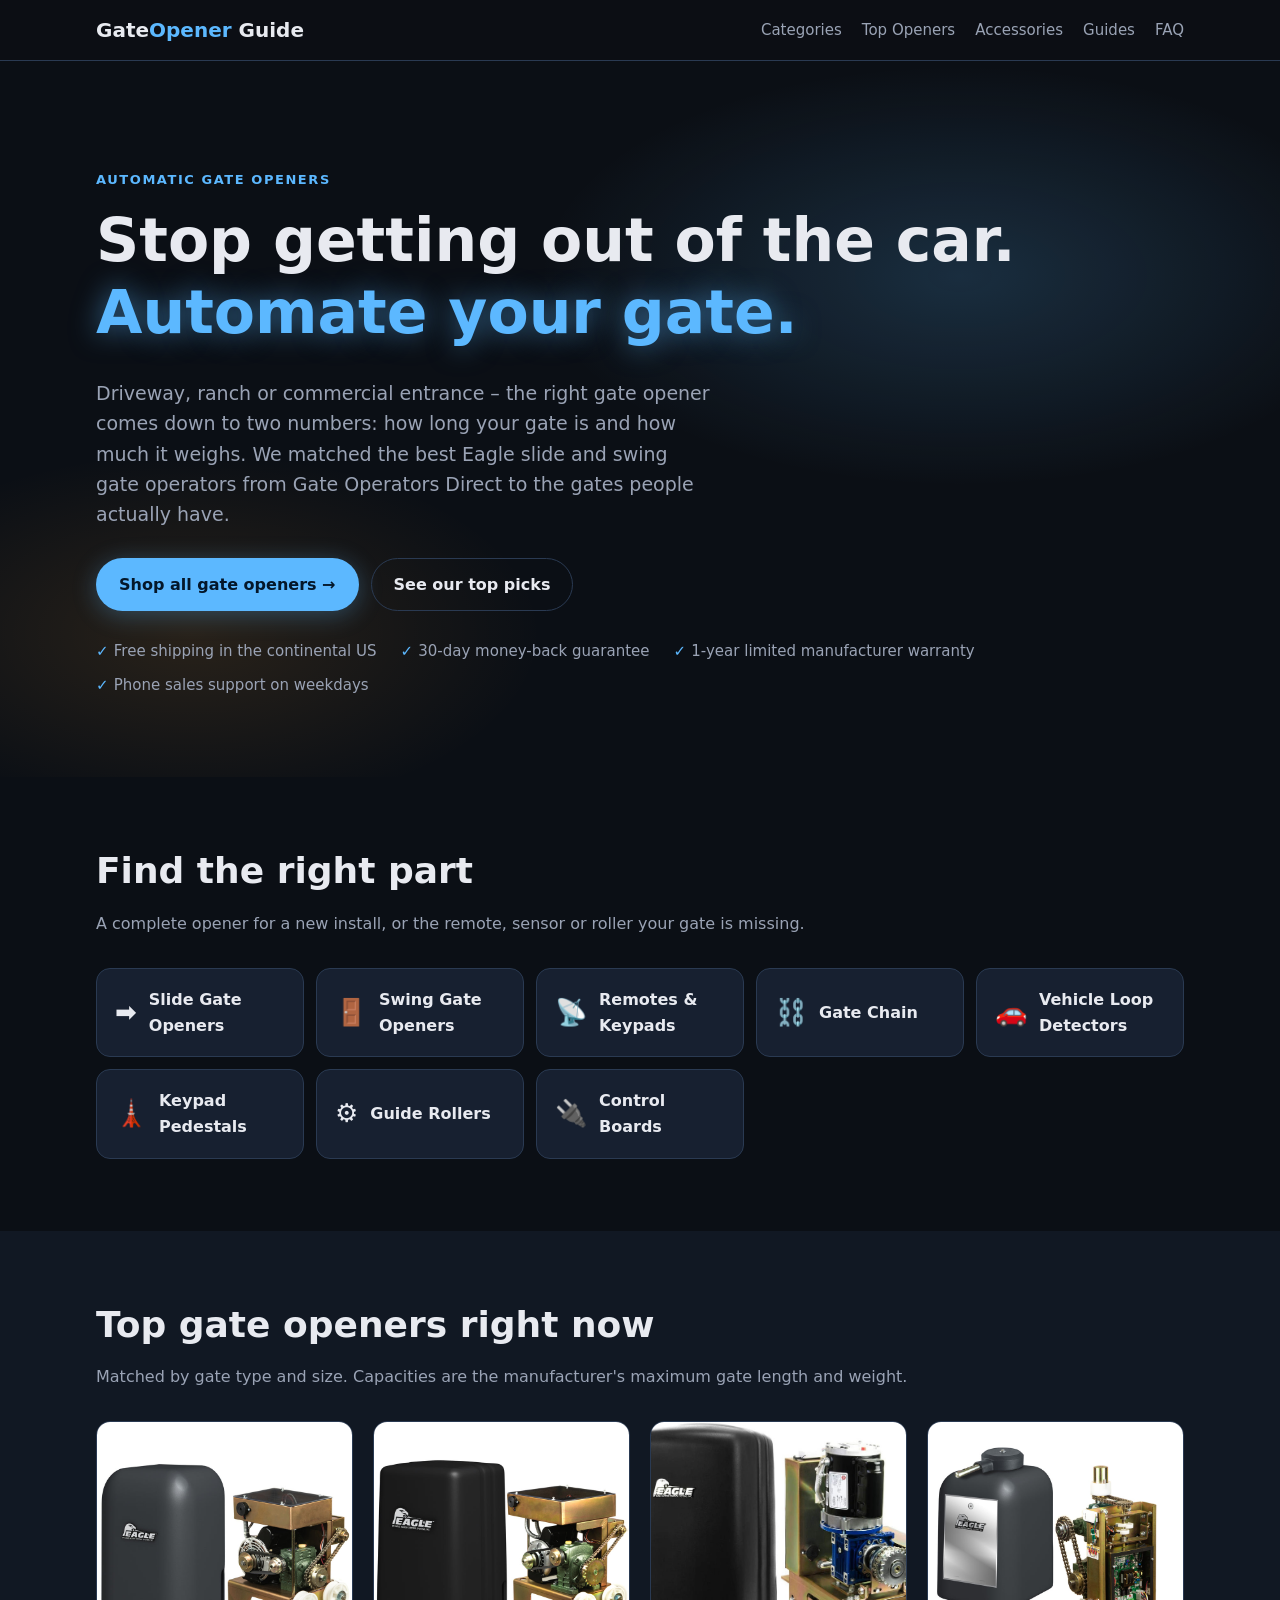
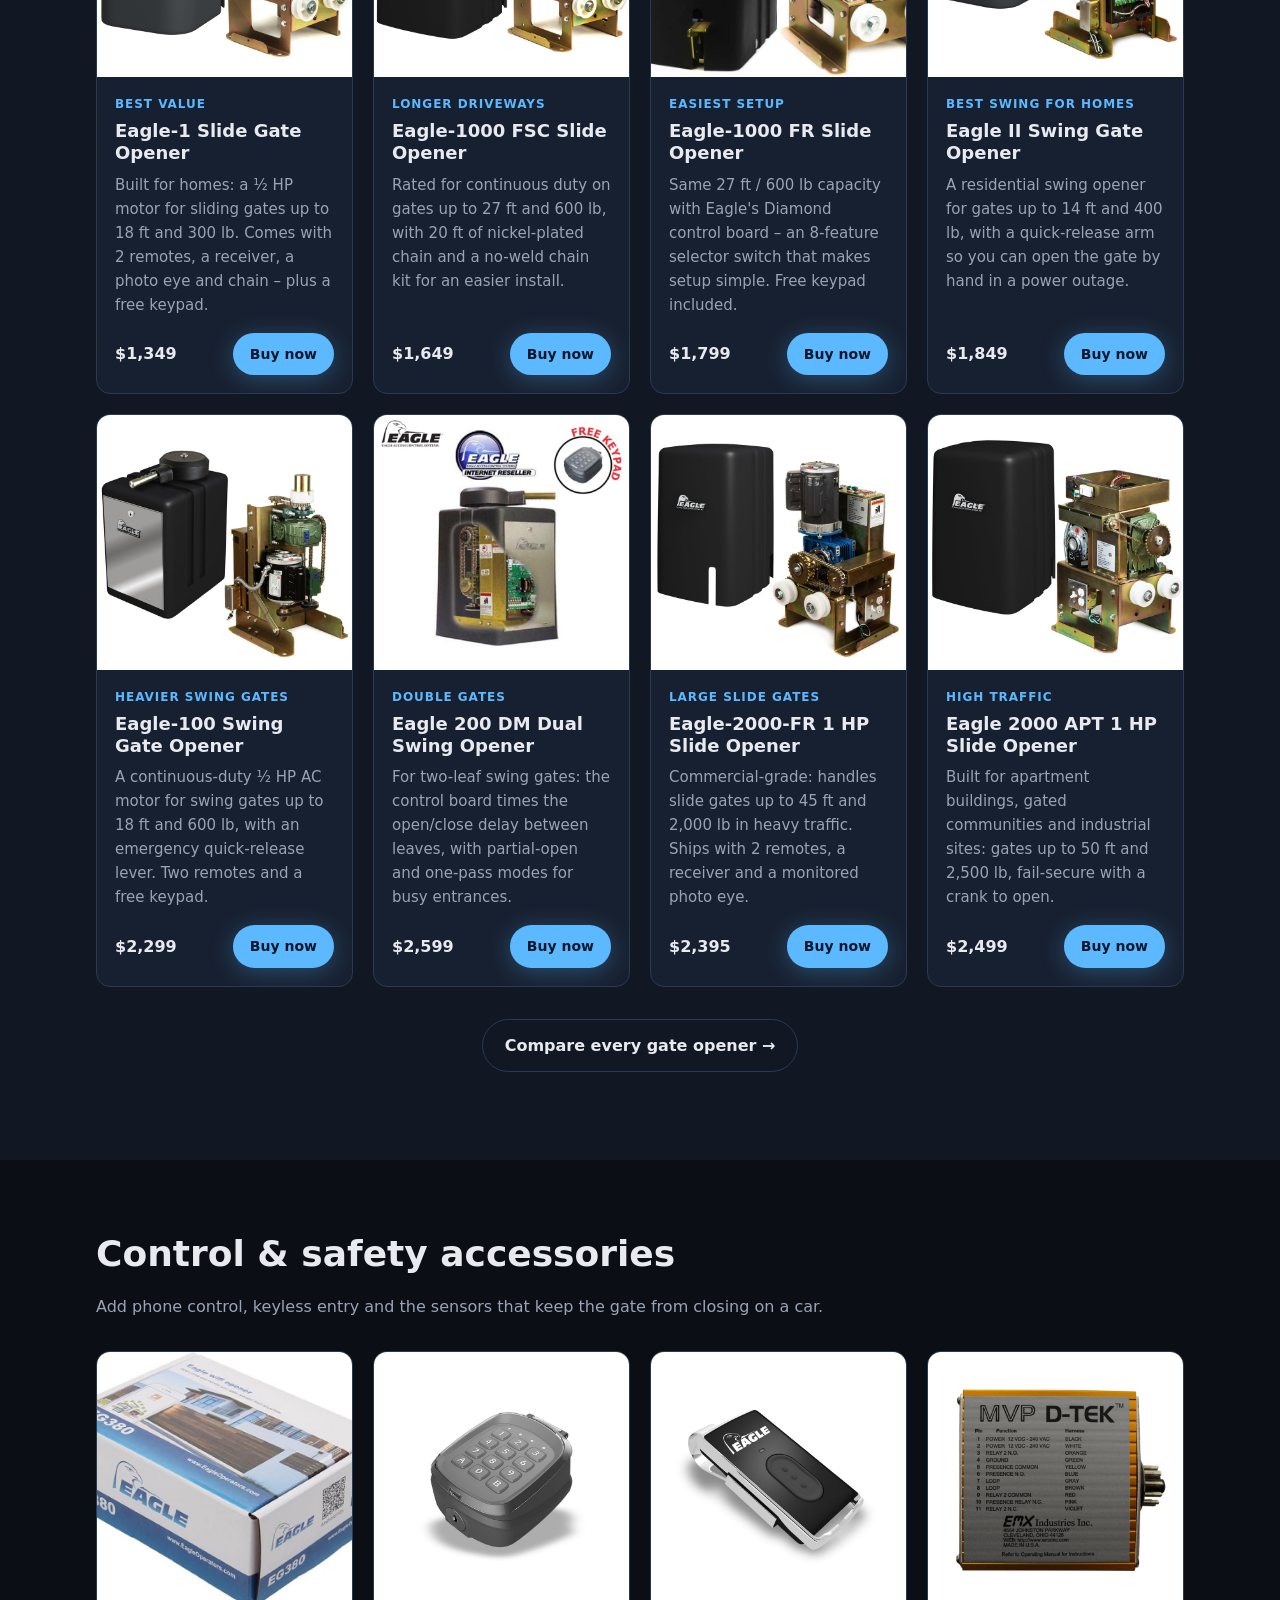
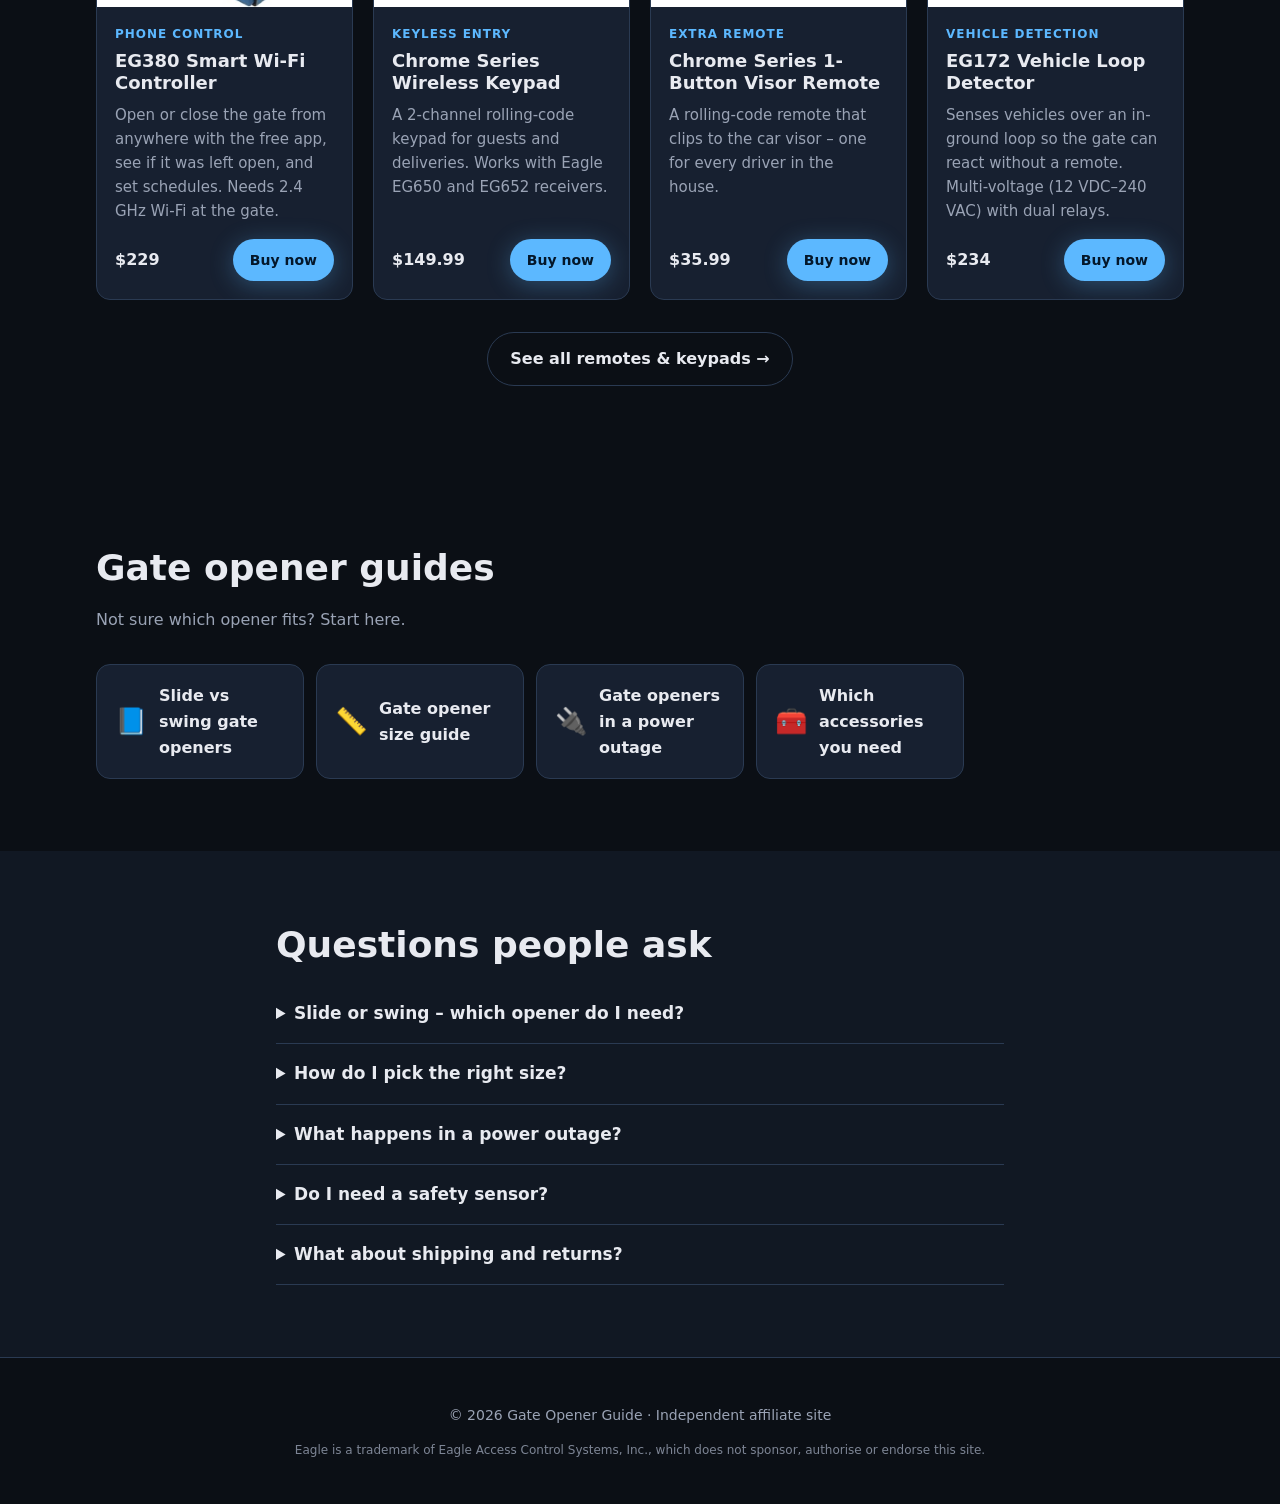
<file: index.html>
<!doctype html>
<html lang="en">
<head>
  <meta charset="utf-8">
  <meta name="viewport" content="width=device-width, initial-scale=1">
  <title>Gate Opener Guide – The Best Automatic Gate Openers for Homes and Businesses</title>
  <meta name="description" content="Pick the right automatic gate opener: slide and swing gate operators for driveways, ranches and commercial entrances, compared by gate length and weight – plus remotes, keypads, Wi-Fi control and safety sensors.">
  <link rel="stylesheet" href="styles.css">
  <link rel="canonical" href="https://www.gateopenerguide.com/">
  <meta property="og:url" content="https://www.gateopenerguide.com/">
</head>
<body>

<div class="disclosure-bar" id="disclosure-bar">
  Affiliate disclosure: we may earn a commission if you buy through links on this page, at no extra cost to you.
</div>

<header class="site-header">
  <div class="wrap header-inner">
    <a class="logo" href="#top">Gate<span>Opener</span> Guide</a>
    <nav>
      <a href="#categories">Categories</a>
      <a href="#picks">Top Openers</a>
      <a href="#extras">Accessories</a>
      <a href="#guides">Guides</a>
      <a href="#faq">FAQ</a>
    </nav>
  </div>
</header>

<main id="top">

  <section class="hero" id="hero">
    <div class="wrap">
      <p class="eyebrow">Automatic gate openers</p>
      <h1>Stop getting out of the car.<br><span class="glow">Automate your gate.</span></h1>
      <p class="lead">
        Driveway, ranch or commercial entrance – the right gate opener comes down to two numbers:
        how long your gate is and how much it weighs. We matched the best Eagle slide and swing gate
        operators from Gate Operators Direct to the gates people actually have.
      </p>
      <div class="cta-row">
        <a class="btn btn-primary" data-aff href="https://gateoperatorsdirectusa.com/collections/gate-operators">Shop all gate openers →</a>
        <a class="btn btn-ghost" href="#picks">See our top picks</a>
      </div>
      <ul class="perks">
        <li>Free shipping in the continental US</li>
        <li>30-day money-back guarantee</li>
        <li>1-year limited manufacturer warranty</li>
        <li>Phone sales support on weekdays</li>
      </ul>
    </div>
  </section>

  <section class="section" id="categories">
    <div class="wrap">
      <h2>Find the right part</h2>
      <p class="section-lead">A complete opener for a new install, or the remote, sensor or roller your gate is missing.</p>
      <div class="cat-grid">
        <a class="cat" data-aff href="https://gateoperatorsdirectusa.com/collections/slide-gate-operators"><span class="cat-icon">➡️</span>Slide Gate Openers</a>
        <a class="cat" data-aff href="https://gateoperatorsdirectusa.com/collections/swing-gate-operators"><span class="cat-icon">🚪</span>Swing Gate Openers</a>
        <a class="cat" data-aff href="https://gateoperatorsdirectusa.com/collections/remotes"><span class="cat-icon">📡</span>Remotes &amp; Keypads</a>
        <a class="cat" data-aff href="https://gateoperatorsdirectusa.com/collections/chains/Chain+Chains"><span class="cat-icon">⛓️</span>Gate Chain</a>
        <a class="cat" data-aff href="https://gateoperatorsdirectusa.com/collections/loop-detectors"><span class="cat-icon">🚗</span>Vehicle Loop Detectors</a>
        <a class="cat" data-aff href="https://gateoperatorsdirectusa.com/collections/pedestals"><span class="cat-icon">🗼</span>Keypad Pedestals</a>
        <a class="cat" data-aff href="https://gateoperatorsdirectusa.com/collections/gate-guide-rollers"><span class="cat-icon">⚙️</span>Guide Rollers</a>
        <a class="cat" data-aff href="https://gateoperatorsdirectusa.com/collections/control-board"><span class="cat-icon">🔌</span>Control Boards</a>
      </div>
    </div>
  </section>

  <section class="section alt" id="picks">
    <div class="wrap">
      <h2>Top gate openers right now</h2>
      <p class="section-lead">Matched by gate type and size. Capacities are the manufacturer's maximum gate length and weight.</p>
      <div class="card-grid">

        <article class="card">
          <a class="card-img-link" data-aff href="https://gateoperatorsdirectusa.com/products/eagle-i-1-2-hp-slide-gate-operator-with-remote-and-receiver-fsc-crank-open" tabindex="-1"><img class="card-img" src="images/eagle-i-1-2-hp-slide-gate-operator-with-remote-and-receiver.jpg" alt="Eagle-1 slide gate operator" width="800" height="800" loading="lazy"></a>
          <div class="card-body">
            <span class="tag">Best value</span>
            <h3>Eagle-1 Slide Gate Opener</h3>
            <p>Built for homes: a ½ HP motor for sliding gates up to 18 ft and 300 lb. Comes with 2 remotes, a receiver, a photo eye and chain – plus a free keypad.</p>
            <div class="card-foot">
              <span class="price">$1,349</span>
              <a class="btn btn-primary btn-sm" data-aff href="https://gateoperatorsdirectusa.com/products/eagle-i-1-2-hp-slide-gate-operator-with-remote-and-receiver-fsc-crank-open">Buy now</a>
            </div>
          </div>
        </article>

        <article class="card">
          <a class="card-img-link" data-aff href="https://gateoperatorsdirectusa.com/products/eagle-1000-fsc-1-2-hp-sliding-gate-motor-operator-system" tabindex="-1"><img class="card-img" src="images/eagle-1000-fsc-1-2-hp-sliding-gate-motor-operator-system.jpg" alt="Eagle-1000 FSC slide gate operator" width="800" height="800" loading="lazy"></a>
          <div class="card-body">
            <span class="tag">Longer driveways</span>
            <h3>Eagle-1000 FSC Slide Opener</h3>
            <p>Rated for continuous duty on gates up to 27 ft and 600 lb, with 20 ft of nickel-plated chain and a no-weld chain kit for an easier install.</p>
            <div class="card-foot">
              <span class="price">$1,649</span>
              <a class="btn btn-primary btn-sm" data-aff href="https://gateoperatorsdirectusa.com/products/eagle-1000-fsc-1-2-hp-sliding-gate-motor-operator-system">Buy now</a>
            </div>
          </div>
        </article>

        <article class="card">
          <a class="card-img-link" data-aff href="https://gateoperatorsdirectusa.com/products/eagle-1000-fr-1-2-hp-slide-gate-operator-motor-for-residential-access-control-entrance" tabindex="-1"><img class="card-img" src="images/eagle-1000-fr-1-2-hp-slide-gate-operator-motor-for-residenti.jpg" alt="Eagle-1000 FR slide gate operator" width="800" height="800" loading="lazy"></a>
          <div class="card-body">
            <span class="tag">Easiest setup</span>
            <h3>Eagle-1000 FR Slide Opener</h3>
            <p>Same 27 ft / 600 lb capacity with Eagle's Diamond control board – an 8-feature selector switch that makes setup simple. Free keypad included.</p>
            <div class="card-foot">
              <span class="price">$1,799</span>
              <a class="btn btn-primary btn-sm" data-aff href="https://gateoperatorsdirectusa.com/products/eagle-1000-fr-1-2-hp-slide-gate-operator-motor-for-residential-access-control-entrance">Buy now</a>
            </div>
          </div>
        </article>

        <article class="card">
          <a class="card-img-link" data-aff href="https://gateoperatorsdirectusa.com/products/eagle-ii-residential-swing-gate-operator" tabindex="-1"><img class="card-img" src="images/eagle-ii-residential-swing-gate-operator.jpg" alt="Eagle II residential swing gate operator" width="800" height="800" loading="lazy"></a>
          <div class="card-body">
            <span class="tag">Best swing for homes</span>
            <h3>Eagle II Swing Gate Opener</h3>
            <p>A residential swing opener for gates up to 14 ft and 400 lb, with a quick-release arm so you can open the gate by hand in a power outage.</p>
            <div class="card-foot">
              <span class="price">$1,849</span>
              <a class="btn btn-primary btn-sm" data-aff href="https://gateoperatorsdirectusa.com/products/eagle-ii-residential-swing-gate-operator">Buy now</a>
            </div>
          </div>
        </article>

        <article class="card">
          <a class="card-img-link" data-aff href="https://gateoperatorsdirectusa.com/products/eagle-100-residential-light-commercial-swing-gate-operators" tabindex="-1"><img class="card-img" src="images/eagle-100-residential-light-commercial-swing-gate-operators.jpg" alt="Eagle-100 swing gate operator" width="800" height="800" loading="lazy"></a>
          <div class="card-body">
            <span class="tag">Heavier swing gates</span>
            <h3>Eagle-100 Swing Gate Opener</h3>
            <p>A continuous-duty ½ HP AC motor for swing gates up to 18 ft and 600 lb, with an emergency quick-release lever. Two remotes and a free keypad.</p>
            <div class="card-foot">
              <span class="price">$2,299</span>
              <a class="btn btn-primary btn-sm" data-aff href="https://gateoperatorsdirectusa.com/products/eagle-100-residential-light-commercial-swing-gate-operators">Buy now</a>
            </div>
          </div>
        </article>

        <article class="card">
          <a class="card-img-link" data-aff href="https://gateoperatorsdirectusa.com/products/eagle-200-dm-dual-0-5-hp-swing-gate-operator" tabindex="-1"><img class="card-img" src="images/eagle-200-dm-dual-0-5-hp-swing-gate-operator.jpg" alt="Eagle 200 DM dual swing gate operator" width="800" height="800" loading="lazy"></a>
          <div class="card-body">
            <span class="tag">Double gates</span>
            <h3>Eagle 200 DM Dual Swing Opener</h3>
            <p>For two-leaf swing gates: the control board times the open/close delay between leaves, with partial-open and one-pass modes for busy entrances.</p>
            <div class="card-foot">
              <span class="price">$2,599</span>
              <a class="btn btn-primary btn-sm" data-aff href="https://gateoperatorsdirectusa.com/products/eagle-200-dm-dual-0-5-hp-swing-gate-operator">Buy now</a>
            </div>
          </div>
        </article>

        <article class="card">
          <a class="card-img-link" data-aff href="https://gateoperatorsdirectusa.com/products/eagle-2000-fr-1hp-slide-gate-operator-45-2000-lbs-with-2-remotes-receiver-and-eg111-monitored-photo-eye" tabindex="-1"><img class="card-img" src="images/eagle-2000-fr-1hp-slide-gate-operator-45-2000-lbs-with-2-rem.jpg" alt="Eagle-2000-FR-1HP slide gate operator" width="800" height="800" loading="lazy"></a>
          <div class="card-body">
            <span class="tag">Large slide gates</span>
            <h3>Eagle-2000-FR 1 HP Slide Opener</h3>
            <p>Commercial-grade: handles slide gates up to 45 ft and 2,000 lb in heavy traffic. Ships with 2 remotes, a receiver and a monitored photo eye.</p>
            <div class="card-foot">
              <span class="price">$2,395</span>
              <a class="btn btn-primary btn-sm" data-aff href="https://gateoperatorsdirectusa.com/products/eagle-2000-fr-1hp-slide-gate-operator-45-2000-lbs-with-2-remotes-receiver-and-eg111-monitored-photo-eye">Buy now</a>
            </div>
          </div>
        </article>

        <article class="card">
          <a class="card-img-link" data-aff href="https://gateoperatorsdirectusa.com/products/eagle-2000-apt-1hp-fail-secure-slide-gate-operator-crank-to-open" tabindex="-1"><img class="card-img" src="images/eagle-2000-apt-1hp-fail-secure-slide-gate-operator-crank-to.jpg" alt="Eagle 2000 APT slide gate operator" width="800" height="800" loading="lazy"></a>
          <div class="card-body">
            <span class="tag">High traffic</span>
            <h3>Eagle 2000 APT 1 HP Slide Opener</h3>
            <p>Built for apartment buildings, gated communities and industrial sites: gates up to 50 ft and 2,500 lb, fail-secure with a crank to open.</p>
            <div class="card-foot">
              <span class="price">$2,499</span>
              <a class="btn btn-primary btn-sm" data-aff href="https://gateoperatorsdirectusa.com/products/eagle-2000-apt-1hp-fail-secure-slide-gate-operator-crank-to-open">Buy now</a>
            </div>
          </div>
        </article>

      </div>
      <p class="center"><a class="btn btn-ghost" data-aff href="https://gateoperatorsdirectusa.com/collections/gate-operators">Compare every gate opener →</a></p>
    </div>
  </section>

  <section class="section" id="extras">
    <div class="wrap">
      <h2>Control &amp; safety accessories</h2>
      <p class="section-lead">Add phone control, keyless entry and the sensors that keep the gate from closing on a car.</p>
      <div class="card-grid">

        <article class="card">
          <a class="card-img-link" data-aff href="https://gateoperatorsdirectusa.com/products/eagle-eg380-smart-wi-fi-gate-opener" tabindex="-1"><img class="card-img" src="images/eagle-eg380-smart-wi-fi-gate-opener.jpg" alt="Eagle EG380 smart Wi-Fi gate opener" width="800" height="800" loading="lazy"></a>
          <div class="card-body">
            <span class="tag">Phone control</span>
            <h3>EG380 Smart Wi-Fi Controller</h3>
            <p>Open or close the gate from anywhere with the free app, see if it was left open, and set schedules. Needs 2.4 GHz Wi-Fi at the gate.</p>
            <div class="card-foot">
              <span class="price">$229</span>
              <a class="btn btn-primary btn-sm" data-aff href="https://gateoperatorsdirectusa.com/products/eagle-eg380-smart-wi-fi-gate-opener">Buy now</a>
            </div>
          </div>
        </article>

        <article class="card">
          <a class="card-img-link" data-aff href="https://gateoperatorsdirectusa.com/products/eagle-chrome-series-wireless-2-channel-keypad-eg654" tabindex="-1"><img class="card-img" src="images/eagle-chrome-series-wireless-2-channel-keypad-eg654.jpg" alt="Eagle Chrome Series wireless keypad" width="800" height="800" loading="lazy"></a>
          <div class="card-body">
            <span class="tag">Keyless entry</span>
            <h3>Chrome Series Wireless Keypad</h3>
            <p>A 2-channel rolling-code keypad for guests and deliveries. Works with Eagle EG650 and EG652 receivers.</p>
            <div class="card-foot">
              <span class="price">$149.99</span>
              <a class="btn btn-primary btn-sm" data-aff href="https://gateoperatorsdirectusa.com/products/eagle-chrome-series-wireless-2-channel-keypad-eg654">Buy now</a>
            </div>
          </div>
        </article>

        <article class="card">
          <a class="card-img-link" data-aff href="https://gateoperatorsdirectusa.com/products/eagle-chrome-series-1-button-visor-remote-transmitter-eg642" tabindex="-1"><img class="card-img" src="images/eagle-chrome-series-1-button-visor-remote-transmitter-eg642.jpg" alt="Chrome Series 1-Button Visor Remote" width="800" height="800" loading="lazy"></a>
          <div class="card-body">
            <span class="tag">Extra remote</span>
            <h3>Chrome Series 1-Button Visor Remote</h3>
            <p>A rolling-code remote that clips to the car visor – one for every driver in the house.</p>
            <div class="card-foot">
              <span class="price">$35.99</span>
              <a class="btn btn-primary btn-sm" data-aff href="https://gateoperatorsdirectusa.com/products/eagle-chrome-series-1-button-visor-remote-transmitter-eg642">Buy now</a>
            </div>
          </div>
        </article>

        <article class="card">
          <a class="card-img-link" data-aff href="https://gateoperatorsdirectusa.com/products/vehicle-loop-detector-eg172" tabindex="-1"><img class="card-img" src="images/vehicle-loop-detector-eg172.jpg" alt="Vehicle loop detector EG172" width="800" height="800" loading="lazy"></a>
          <div class="card-body">
            <span class="tag">Vehicle detection</span>
            <h3>EG172 Vehicle Loop Detector</h3>
            <p>Senses vehicles over an in-ground loop so the gate can react without a remote. Multi-voltage (12 VDC–240 VAC) with dual relays.</p>
            <div class="card-foot">
              <span class="price">$234</span>
              <a class="btn btn-primary btn-sm" data-aff href="https://gateoperatorsdirectusa.com/products/vehicle-loop-detector-eg172">Buy now</a>
            </div>
          </div>
        </article>

      </div>
      <p class="center"><a class="btn btn-ghost" data-aff href="https://gateoperatorsdirectusa.com/collections/remotes">See all remotes &amp; keypads →</a></p>
    </div>
  </section>

  <section class="section" id="guides">
    <div class="wrap">
      <h2>Gate opener guides</h2>
      <p class="section-lead">Not sure which opener fits? Start here.</p>
      <div class="cat-grid">
        <a class="cat" href="slide-vs-swing-gate-openers.html"><span class="cat-icon">📘</span>Slide vs swing gate openers</a>
        <a class="cat" href="gate-opener-size-guide.html"><span class="cat-icon">📏</span>Gate opener size guide</a>
        <a class="cat" href="gate-opener-power-outage.html"><span class="cat-icon">🔌</span>Gate openers in a power outage</a>
        <a class="cat" href="gate-opener-accessories.html"><span class="cat-icon">🧰</span>Which accessories you need</a>
      </div>
    </div>
  </section>

  <section class="section alt" id="faq">
    <div class="wrap narrow">
      <h2>Questions people ask</h2>
      <details>
        <summary>Slide or swing – which opener do I need?</summary>
        <p>It depends on your gate. A sliding gate rolls sideways along a track and needs a slide gate operator; a swinging gate hinges open like a door and needs a swing gate operator. Double swing gates need a dual model such as the Eagle 200 DM.</p>
      </details>
      <details>
        <summary>How do I pick the right size?</summary>
        <p>Measure your gate's length and estimate its weight, then choose an opener rated above both. For example, the Eagle-1 handles slide gates up to 18 ft and 300 lb, the Eagle-1000 up to 27 ft and 600 lb, and the Eagle-2000 series up to 45–50 ft and 2,000–2,500 lb.</p>
      </details>
      <details>
        <summary>What happens in a power outage?</summary>
        <p>Many of these openers have a manual release: the Eagle II and Eagle-100 swing openers have quick-release mechanisms, and the crank-to-open slide models let you crank the gate open by hand.</p>
      </details>
      <details>
        <summary>Do I need a safety sensor?</summary>
        <p>A photo eye stops the gate from closing on a vehicle that's halfway through. The Eagle-1 and Eagle-2000-FR 1 HP above include one in the box.</p>
      </details>
      <details>
        <summary>What about shipping and returns?</summary>
        <p>Gate Operators Direct offers free shipping in the continental US, a 30-day money-back guarantee on unused items in their original condition, and a one-year limited manufacturer warranty.</p>
      </details>
    </div>
  </section>

</main>

<footer class="site-footer">
  <div class="wrap">
    <p>© <span id="year">2026</span> Gate Opener Guide · Independent affiliate site</p>
    <p class="fine">Eagle is a trademark of Eagle Access Control Systems, Inc., which does not sponsor, authorise or endorse this site.</p>
  </div>
</footer>

<script src="config.js"></script>
<script src="affiliate.js"></script>
<script>
  document.getElementById("year").textContent = new Date().getFullYear();

  // Hide the disclosure bar on the first scroll, without making the page jump.
  var bar = document.getElementById("disclosure-bar");
  function hideBar() {
    if (window.scrollY <= 0) return;
    var h = bar.offsetHeight;
    bar.remove();
    window.scrollBy(0, -h);
    window.removeEventListener("scroll", hideBar);
  }
  window.addEventListener("scroll", hideBar, { passive: true });
</script>
</body>
</html>
</file>
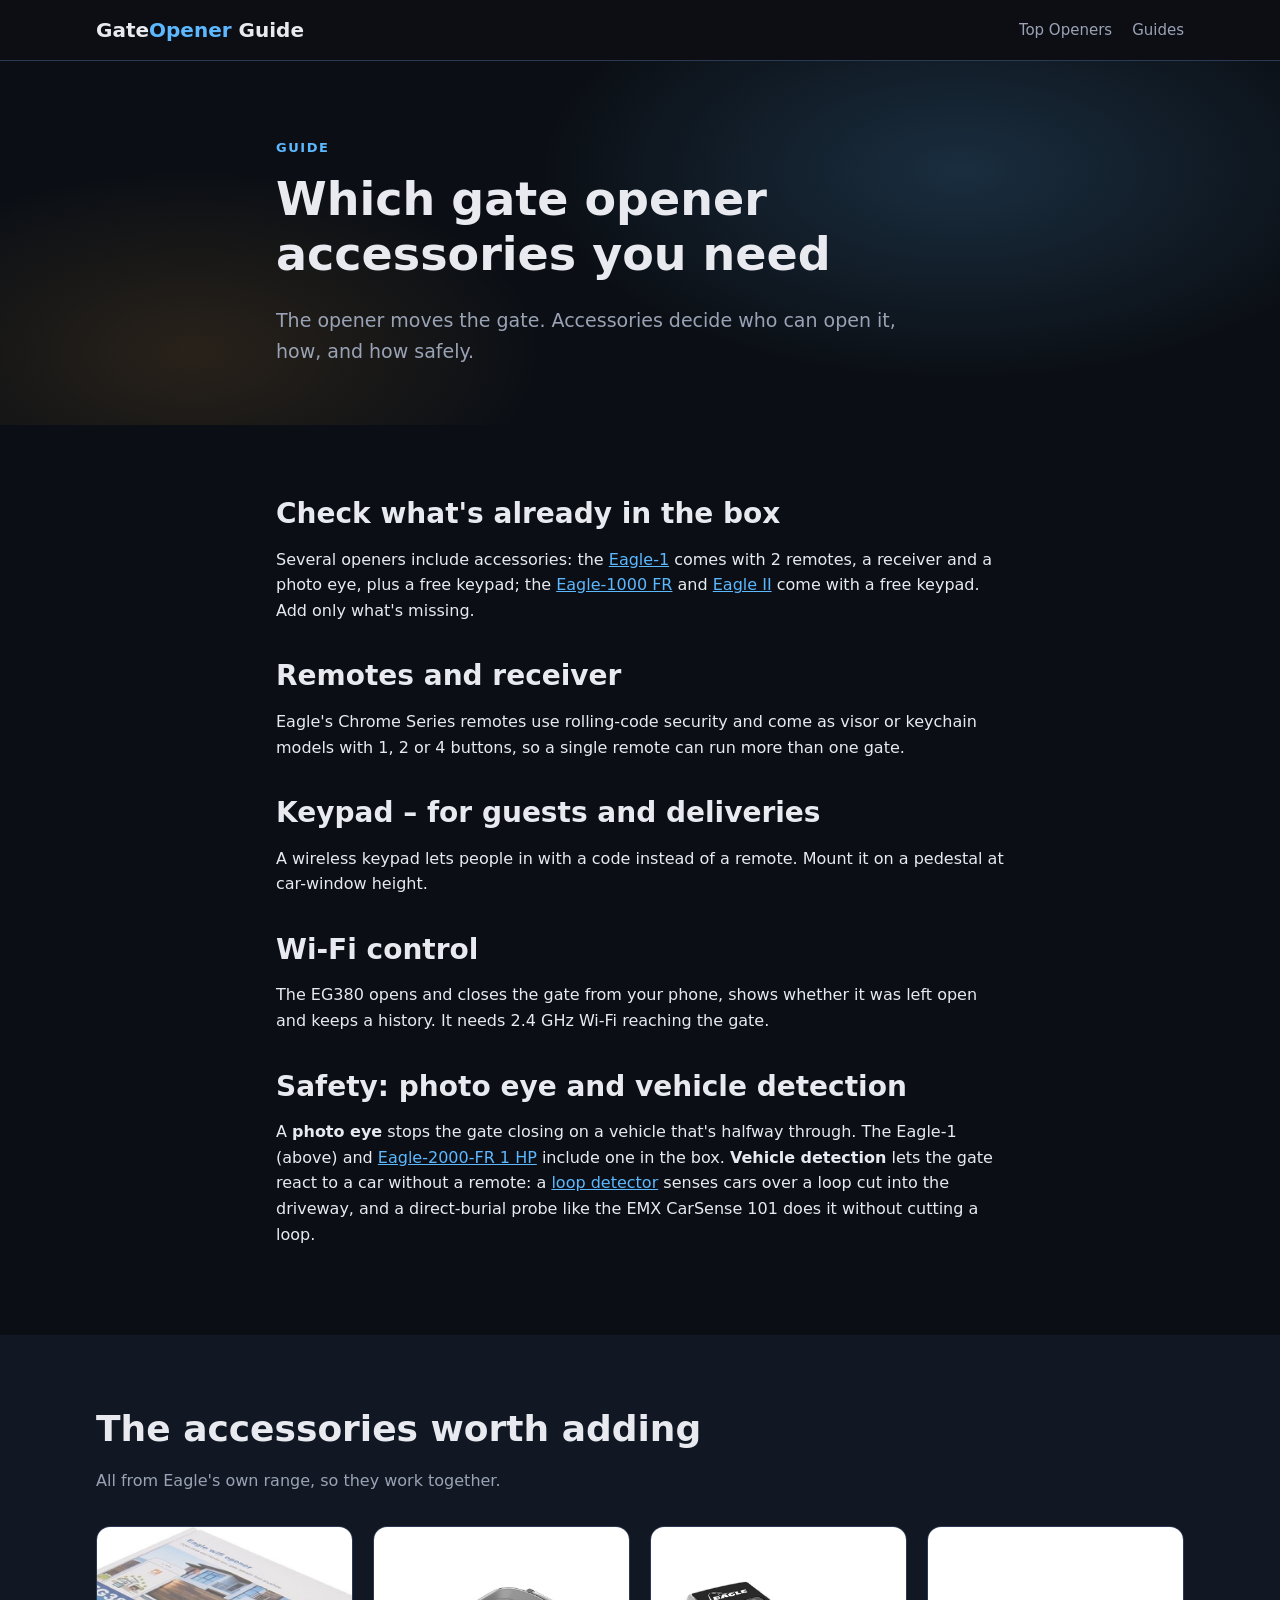
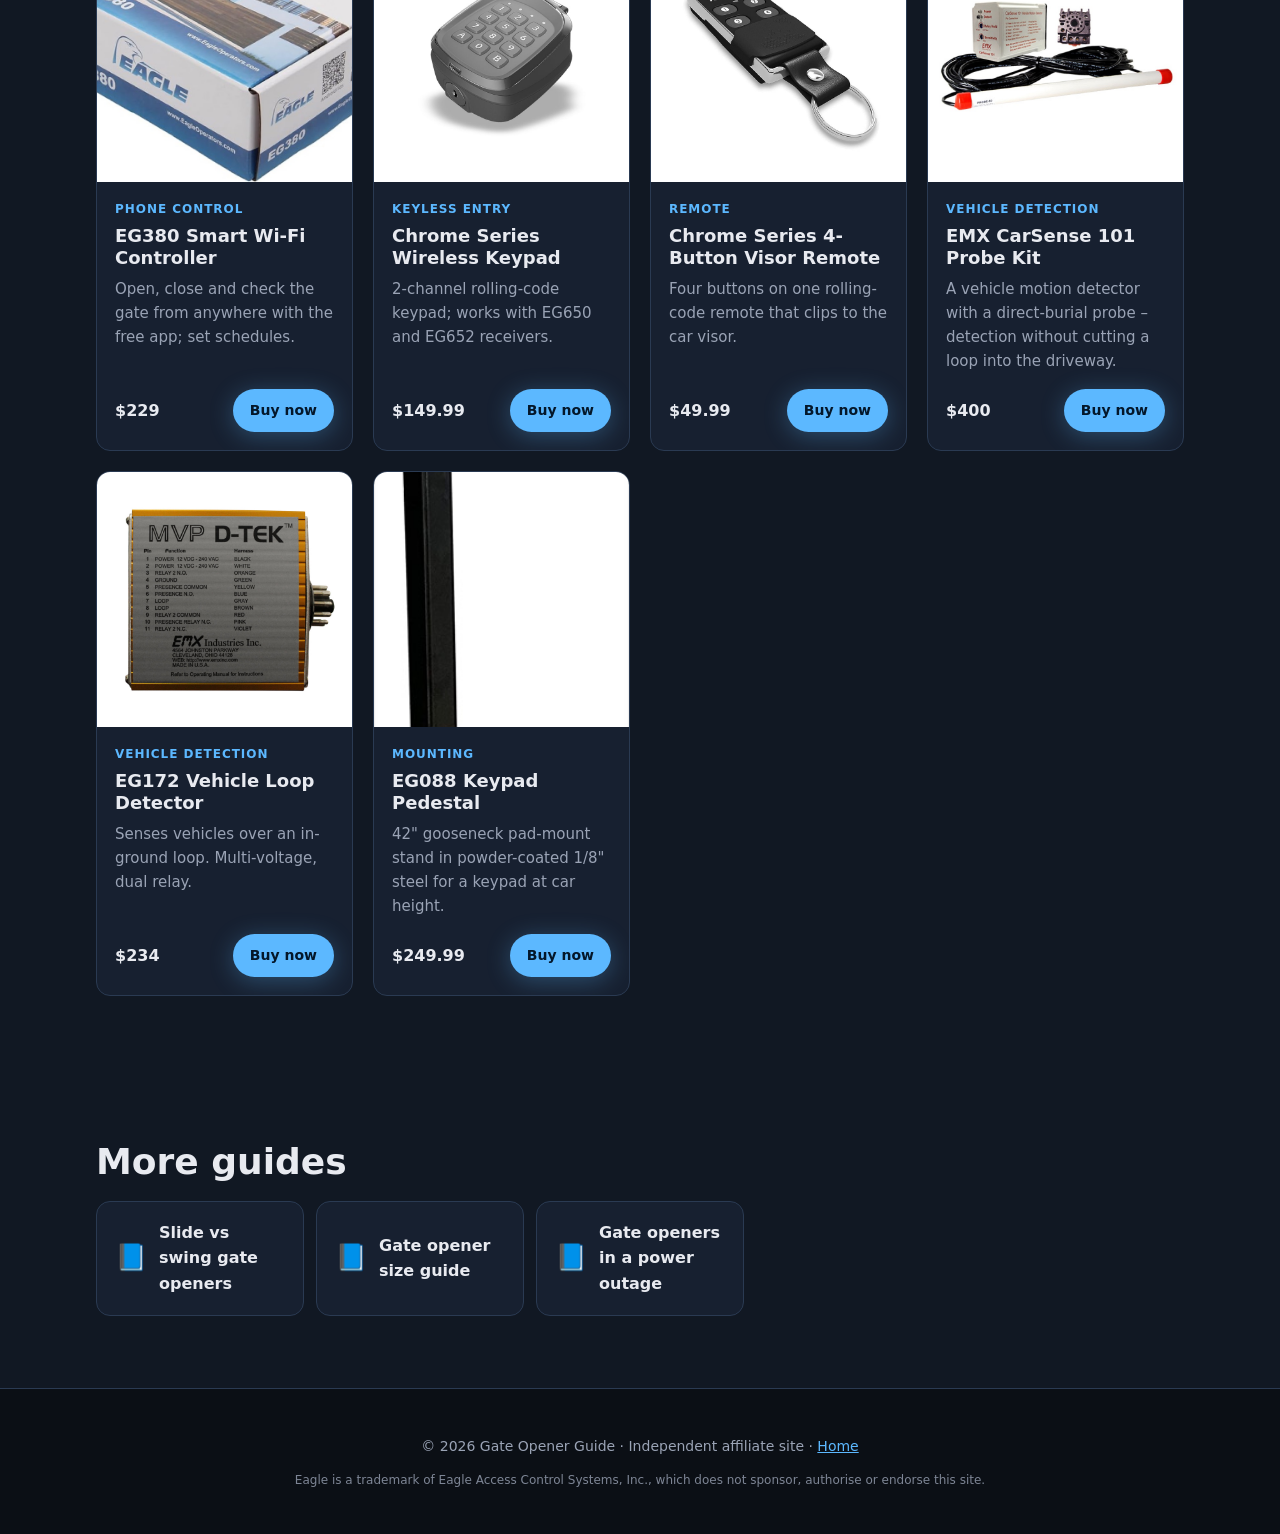
<file: gate-opener-accessories.html>
<!doctype html>
<html lang="en">
<head>
  <meta charset="utf-8">
  <meta name="viewport" content="width=device-width, initial-scale=1">
  <title>Gate Opener Accessories: Remotes, Keypads, Wi-Fi and Safety Sensors – Gate Opener Guide</title>
  <meta name="description" content="Which gate opener accessories you need: remotes, wireless keypads, Wi-Fi control, photo eyes, vehicle detectors and keypad pedestals.">
  <link rel="stylesheet" href="styles.css">
  <link rel="canonical" href="https://www.gateopenerguide.com/gate-opener-accessories.html">
  <meta property="og:url" content="https://www.gateopenerguide.com/gate-opener-accessories.html">
</head>
<body>

<div class="disclosure-bar" id="disclosure-bar">
  Affiliate disclosure: we may earn a commission if you buy through links on this page, at no extra cost to you.
</div>

<header class="site-header">
  <div class="wrap header-inner">
    <a class="logo" href="index.html">Gate<span>Opener</span> Guide</a>
    <nav>
      <a href="index.html#picks">Top Openers</a>
      <a href="index.html#guides">Guides</a>
    </nav>
  </div>
</header>

<main id="top">
  <section class="hero guide-hero" id="intro">
    <div class="wrap narrow">
      <p class="eyebrow">Guide</p>
      <h1>Which gate opener accessories you need</h1>
      <p class="lead">The opener moves the gate. Accessories decide who can open it, how, and how safely.</p>
    </div>
  </section>

  <section class="section" id="acc-explained">
    <div class="wrap narrow article">
      <h2>Check what's already in the box</h2>
      <p>Several openers include accessories: the <a data-aff href="https://gateoperatorsdirectusa.com/products/eagle-i-1-2-hp-slide-gate-operator-with-remote-and-receiver-fsc-crank-open">Eagle-1</a> comes with 2 remotes, a receiver and a photo
      eye, plus a free keypad; the <a data-aff href="https://gateoperatorsdirectusa.com/products/eagle-1000-fr-1-2-hp-slide-gate-operator-motor-for-residential-access-control-entrance">Eagle-1000 FR</a> and <a data-aff href="https://gateoperatorsdirectusa.com/products/eagle-ii-residential-swing-gate-operator">Eagle II</a> come with a
      free keypad. Add only what's missing.</p>

      <h2>Remotes and receiver</h2>
      <p>Eagle's Chrome Series remotes use rolling-code security and come as visor or keychain models with 1, 2 or 4
      buttons, so a single remote can run more than one gate.</p>

      <h2>Keypad – for guests and deliveries</h2>
      <p>A wireless keypad lets people in with a code instead of a remote. Mount it on a pedestal at car-window height.</p>

      <h2>Wi-Fi control</h2>
      <p>The EG380 opens and closes the gate from your phone, shows whether it was left open and keeps a history.
      It needs 2.4 GHz Wi-Fi reaching the gate.</p>

      <h2>Safety: photo eye and vehicle detection</h2>
      <p>A <strong>photo eye</strong> stops the gate closing on a vehicle that's halfway through. The Eagle-1 (above) and
      <a data-aff href="https://gateoperatorsdirectusa.com/products/eagle-2000-fr-1hp-slide-gate-operator-45-2000-lbs-with-2-remotes-receiver-and-eg111-monitored-photo-eye">Eagle-2000-FR 1 HP</a>
      include one in the box. <strong>Vehicle detection</strong> lets the gate react to a car without a remote: a
      <a data-aff href="https://gateoperatorsdirectusa.com/products/vehicle-loop-detector-eg172">loop detector</a> senses cars over a loop cut into the driveway, and a
      direct-burial probe like the EMX CarSense 101 does it without cutting a loop.</p>
    </div>
  </section>
  <section class="section alt" id="acc-picks">
    <div class="wrap">
      <h2>The accessories worth adding</h2>
      <p class="section-lead">All from Eagle's own range, so they work together.</p>
      <div class="card-grid">
        <article class="card">
          <a class="card-img-link" data-aff href="https://gateoperatorsdirectusa.com/products/eagle-eg380-smart-wi-fi-gate-opener" tabindex="-1"><img class="card-img" src="images/eagle-eg380-smart-wi-fi-gate-opener.jpg" alt="EG380 Smart Wi-Fi Controller" width="800" height="800" loading="lazy"></a>
          <div class="card-body">
            <span class="tag">Phone control</span>
            <h3>EG380 Smart Wi-Fi Controller</h3>
            <p>Open, close and check the gate from anywhere with the free app; set schedules.</p>
            <div class="card-foot">
              <span class="price">$229</span>
              <a class="btn btn-primary btn-sm" data-aff href="https://gateoperatorsdirectusa.com/products/eagle-eg380-smart-wi-fi-gate-opener">Buy now</a>
            </div>
          </div>
        </article>
        <article class="card">
          <a class="card-img-link" data-aff href="https://gateoperatorsdirectusa.com/products/eagle-chrome-series-wireless-2-channel-keypad-eg654" tabindex="-1"><img class="card-img" src="images/eagle-chrome-series-wireless-2-channel-keypad-eg654.jpg" alt="Chrome Series Wireless Keypad" width="800" height="800" loading="lazy"></a>
          <div class="card-body">
            <span class="tag">Keyless entry</span>
            <h3>Chrome Series Wireless Keypad</h3>
            <p>2-channel rolling-code keypad; works with EG650 and EG652 receivers.</p>
            <div class="card-foot">
              <span class="price">$149.99</span>
              <a class="btn btn-primary btn-sm" data-aff href="https://gateoperatorsdirectusa.com/products/eagle-chrome-series-wireless-2-channel-keypad-eg654">Buy now</a>
            </div>
          </div>
        </article>
        <article class="card">
          <a class="card-img-link" data-aff href="https://gateoperatorsdirectusa.com/products/eagle-chrome-series-4-button-visor-remote-transmitter-eg646" tabindex="-1"><img class="card-img" src="images/eagle-chrome-series-4-button-visor-remote-transmitter-eg646.jpg" alt="Chrome Series 4-Button Visor Remote" width="800" height="800" loading="lazy"></a>
          <div class="card-body">
            <span class="tag">Remote</span>
            <h3>Chrome Series 4-Button Visor Remote</h3>
            <p>Four buttons on one rolling-code remote that clips to the car visor.</p>
            <div class="card-foot">
              <span class="price">$49.99</span>
              <a class="btn btn-primary btn-sm" data-aff href="https://gateoperatorsdirectusa.com/products/eagle-chrome-series-4-button-visor-remote-transmitter-eg646">Buy now</a>
            </div>
          </div>
        </article>
        <article class="card">
          <a class="card-img-link" data-aff href="https://gateoperatorsdirectusa.com/products/emx-car-sense-101-direct-burial-probe-sensor-eg240" tabindex="-1"><img class="card-img" src="images/emx-car-sense-101-direct-burial-probe-sensor-eg240.jpg" alt="EMX CarSense 101 Probe Kit" width="800" height="800" loading="lazy"></a>
          <div class="card-body">
            <span class="tag">Vehicle detection</span>
            <h3>EMX CarSense 101 Probe Kit</h3>
            <p>A vehicle motion detector with a direct-burial probe – detection without cutting a loop into the driveway.</p>
            <div class="card-foot">
              <span class="price">$400</span>
              <a class="btn btn-primary btn-sm" data-aff href="https://gateoperatorsdirectusa.com/products/emx-car-sense-101-direct-burial-probe-sensor-eg240">Buy now</a>
            </div>
          </div>
        </article>
        <article class="card">
          <a class="card-img-link" data-aff href="https://gateoperatorsdirectusa.com/products/vehicle-loop-detector-eg172" tabindex="-1"><img class="card-img" src="images/vehicle-loop-detector-eg172.jpg" alt="EG172 Vehicle Loop Detector" width="800" height="800" loading="lazy"></a>
          <div class="card-body">
            <span class="tag">Vehicle detection</span>
            <h3>EG172 Vehicle Loop Detector</h3>
            <p>Senses vehicles over an in-ground loop. Multi-voltage, dual relay.</p>
            <div class="card-foot">
              <span class="price">$234</span>
              <a class="btn btn-primary btn-sm" data-aff href="https://gateoperatorsdirectusa.com/products/vehicle-loop-detector-eg172">Buy now</a>
            </div>
          </div>
        </article>
        <article class="card">
          <a class="card-img-link" data-aff href="https://gateoperatorsdirectusa.com/products/eg088-eagle-keypad-gooseneck-pedal-mount-42-universal-powder-coated-heavy-duty-pad-mount-1-8-steel" tabindex="-1"><img class="card-img" src="images/eg088-eagle-keypad-gooseneck-pedal-mount-42-universal-powder.jpg" alt="EG088 Keypad Pedestal" width="800" height="800" loading="lazy"></a>
          <div class="card-body">
            <span class="tag">Mounting</span>
            <h3>EG088 Keypad Pedestal</h3>
            <p>42" gooseneck pad-mount stand in powder-coated 1/8" steel for a keypad at car height.</p>
            <div class="card-foot">
              <span class="price">$249.99</span>
              <a class="btn btn-primary btn-sm" data-aff href="https://gateoperatorsdirectusa.com/products/eg088-eagle-keypad-gooseneck-pedal-mount-42-universal-powder-coated-heavy-duty-pad-mount-1-8-steel">Buy now</a>
            </div>
          </div>
        </article>
      </div>
    </div>
  </section>

  <section class="section alt" id="more-guides">
    <div class="wrap">
      <h2>More guides</h2>
      <div class="cat-grid">
        <a class="cat" href="slide-vs-swing-gate-openers.html"><span class="cat-icon">📘</span>Slide vs swing gate openers</a>
        <a class="cat" href="gate-opener-size-guide.html"><span class="cat-icon">📘</span>Gate opener size guide</a>
        <a class="cat" href="gate-opener-power-outage.html"><span class="cat-icon">📘</span>Gate openers in a power outage</a>
      </div>
    </div>
  </section>

</main>

<footer class="site-footer">
  <div class="wrap">
    <p>© <span id="year">2026</span> Gate Opener Guide · Independent affiliate site · <a href="index.html">Home</a></p>
    <p class="fine">Eagle is a trademark of Eagle Access Control Systems, Inc., which does not sponsor, authorise or endorse this site.</p>
  </div>
</footer>

<script src="config.js"></script>
<script src="affiliate.js"></script>
<script>
  document.getElementById("year").textContent = new Date().getFullYear();

  // Hide the disclosure bar on the first scroll, without making the page jump.
  var bar = document.getElementById("disclosure-bar");
  function hideBar() {
    if (window.scrollY <= 0) return;
    var h = bar.offsetHeight;
    bar.remove();
    window.scrollBy(0, -h);
    window.removeEventListener("scroll", hideBar);
  }
  window.addEventListener("scroll", hideBar, { passive: true });
</script>
</body>
</html>
</file>
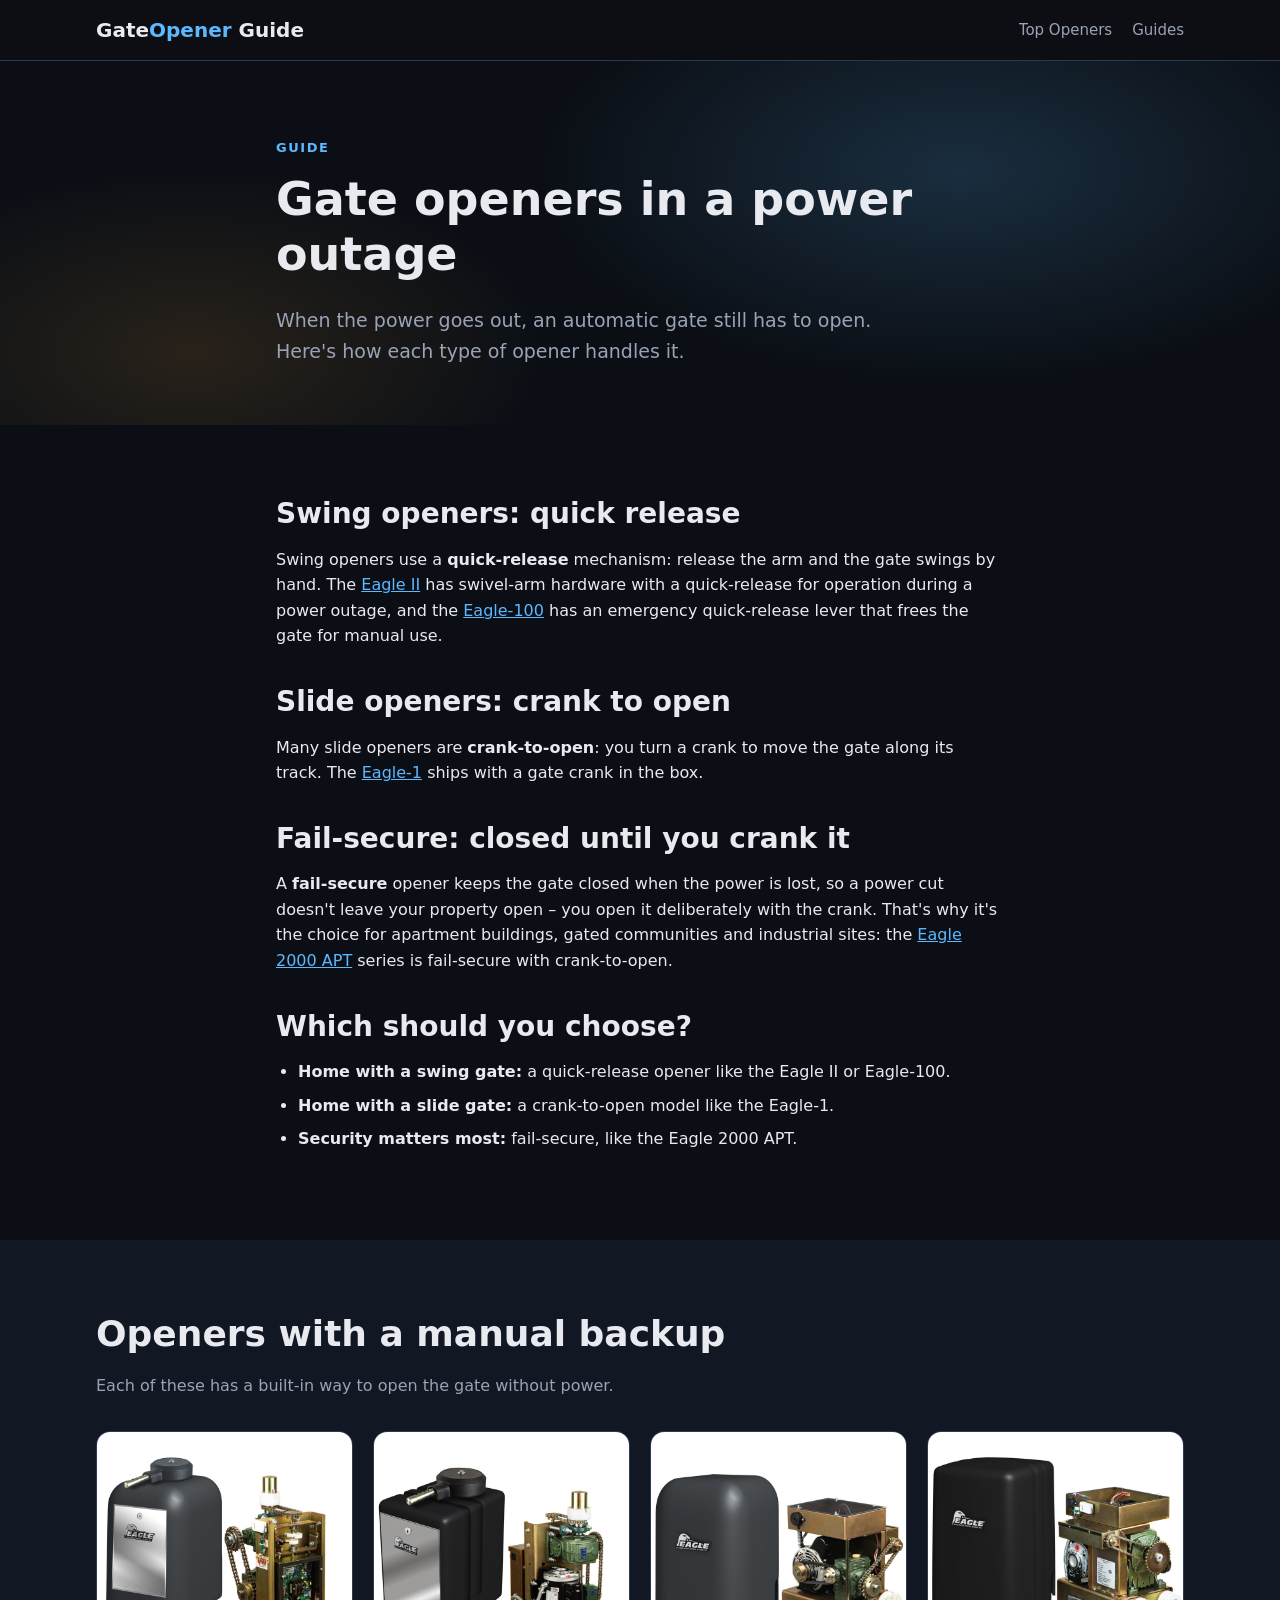
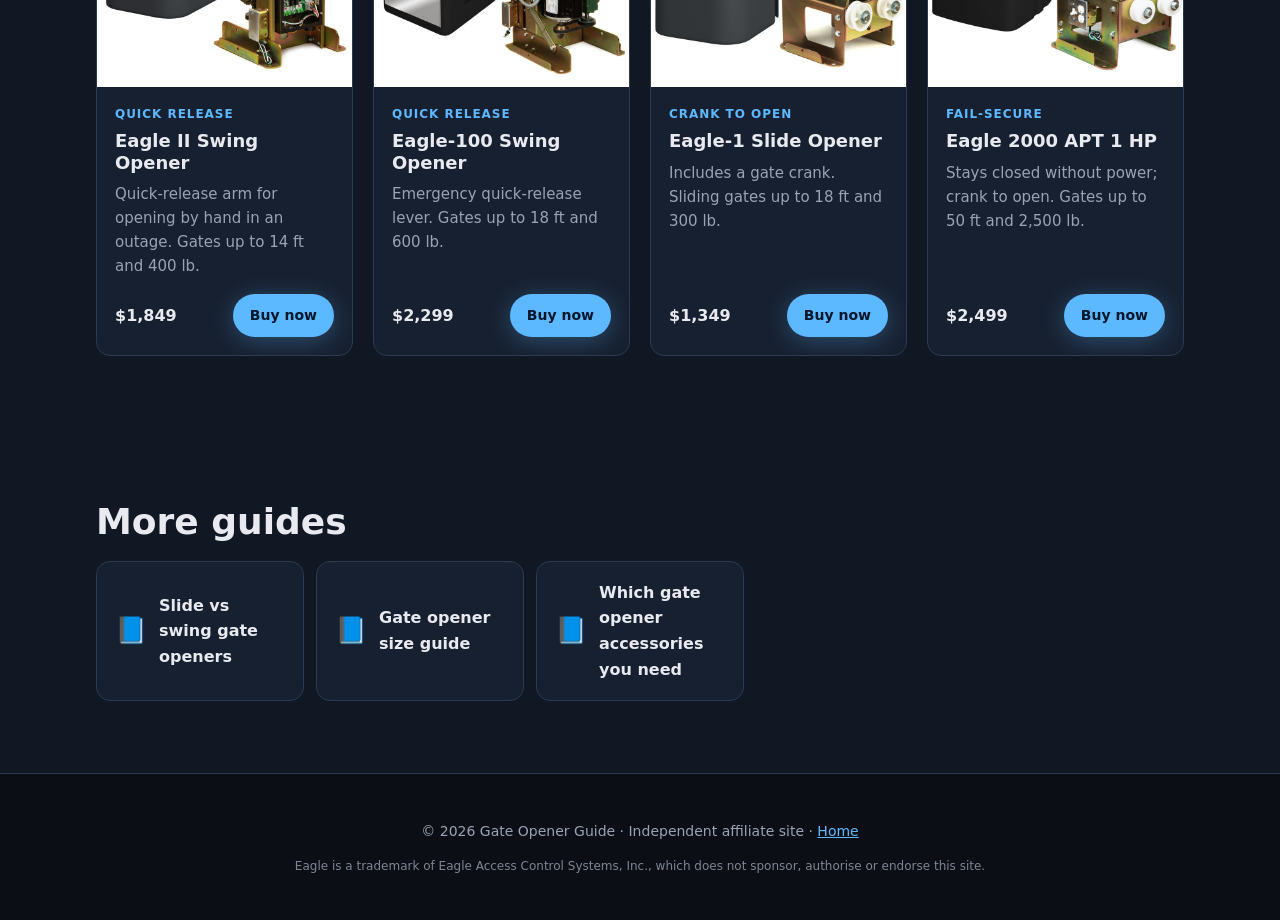
<file: gate-opener-power-outage.html>
<!doctype html>
<html lang="en">
<head>
  <meta charset="utf-8">
  <meta name="viewport" content="width=device-width, initial-scale=1">
  <title>What Happens to a Gate Opener in a Power Outage? – Gate Opener Guide</title>
  <meta name="description" content="Quick-release, crank-to-open and fail-secure gate openers explained: how to open your automatic gate when the power goes out, and which Eagle models have each.">
  <link rel="stylesheet" href="styles.css">
  <link rel="canonical" href="https://www.gateopenerguide.com/gate-opener-power-outage.html">
  <meta property="og:url" content="https://www.gateopenerguide.com/gate-opener-power-outage.html">
</head>
<body>

<div class="disclosure-bar" id="disclosure-bar">
  Affiliate disclosure: we may earn a commission if you buy through links on this page, at no extra cost to you.
</div>

<header class="site-header">
  <div class="wrap header-inner">
    <a class="logo" href="index.html">Gate<span>Opener</span> Guide</a>
    <nav>
      <a href="index.html#picks">Top Openers</a>
      <a href="index.html#guides">Guides</a>
    </nav>
  </div>
</header>

<main id="top">
  <section class="hero guide-hero" id="intro">
    <div class="wrap narrow">
      <p class="eyebrow">Guide</p>
      <h1>Gate openers in a power outage</h1>
      <p class="lead">When the power goes out, an automatic gate still has to open. Here's how each type of opener handles it.</p>
    </div>
  </section>

  <section class="section" id="outage-explained">
    <div class="wrap narrow article">
      <h2>Swing openers: quick release</h2>
      <p>Swing openers use a <strong>quick-release</strong> mechanism: release the arm and the gate swings by hand.
      The <a data-aff href="https://gateoperatorsdirectusa.com/products/eagle-ii-residential-swing-gate-operator">Eagle II</a> has swivel-arm hardware with a quick-release for operation during a power
      outage, and the <a data-aff href="https://gateoperatorsdirectusa.com/products/eagle-100-residential-light-commercial-swing-gate-operators">Eagle-100</a> has an emergency quick-release lever that frees the gate for
      manual use.</p>

      <h2>Slide openers: crank to open</h2>
      <p>Many slide openers are <strong>crank-to-open</strong>: you turn a crank to move the gate along its track. The
      <a data-aff href="https://gateoperatorsdirectusa.com/products/eagle-i-1-2-hp-slide-gate-operator-with-remote-and-receiver-fsc-crank-open">Eagle-1</a> ships with a gate crank in the box.</p>

      <h2>Fail-secure: closed until you crank it</h2>
      <p>A <strong>fail-secure</strong> opener keeps the gate closed when the power is lost, so a power cut doesn't
      leave your property open – you open it deliberately with the crank. That's why it's the choice for apartment
      buildings, gated communities and industrial sites: the <a data-aff href="https://gateoperatorsdirectusa.com/products/eagle-2000-apt-1hp-fail-secure-slide-gate-operator-crank-to-open">Eagle 2000 APT</a> series is
      fail-secure with crank-to-open.</p>

      <h2>Which should you choose?</h2>
      <ul>
        <li><strong>Home with a swing gate:</strong> a quick-release opener like the Eagle II or Eagle-100.</li>
        <li><strong>Home with a slide gate:</strong> a crank-to-open model like the Eagle-1.</li>
        <li><strong>Security matters most:</strong> fail-secure, like the Eagle 2000 APT.</li>
      </ul>
    </div>
  </section>
  <section class="section alt" id="outage-picks">
    <div class="wrap">
      <h2>Openers with a manual backup</h2>
      <p class="section-lead">Each of these has a built-in way to open the gate without power.</p>
      <div class="card-grid">
        <article class="card">
          <a class="card-img-link" data-aff href="https://gateoperatorsdirectusa.com/products/eagle-ii-residential-swing-gate-operator" tabindex="-1"><img class="card-img" src="images/eagle-ii-residential-swing-gate-operator.jpg" alt="Eagle II Swing Opener" width="800" height="800" loading="lazy"></a>
          <div class="card-body">
            <span class="tag">Quick release</span>
            <h3>Eagle II Swing Opener</h3>
            <p>Quick-release arm for opening by hand in an outage. Gates up to 14 ft and 400 lb.</p>
            <div class="card-foot">
              <span class="price">$1,849</span>
              <a class="btn btn-primary btn-sm" data-aff href="https://gateoperatorsdirectusa.com/products/eagle-ii-residential-swing-gate-operator">Buy now</a>
            </div>
          </div>
        </article>
        <article class="card">
          <a class="card-img-link" data-aff href="https://gateoperatorsdirectusa.com/products/eagle-100-residential-light-commercial-swing-gate-operators" tabindex="-1"><img class="card-img" src="images/eagle-100-residential-light-commercial-swing-gate-operators.jpg" alt="Eagle-100 Swing Opener" width="800" height="800" loading="lazy"></a>
          <div class="card-body">
            <span class="tag">Quick release</span>
            <h3>Eagle-100 Swing Opener</h3>
            <p>Emergency quick-release lever. Gates up to 18 ft and 600 lb.</p>
            <div class="card-foot">
              <span class="price">$2,299</span>
              <a class="btn btn-primary btn-sm" data-aff href="https://gateoperatorsdirectusa.com/products/eagle-100-residential-light-commercial-swing-gate-operators">Buy now</a>
            </div>
          </div>
        </article>
        <article class="card">
          <a class="card-img-link" data-aff href="https://gateoperatorsdirectusa.com/products/eagle-i-1-2-hp-slide-gate-operator-with-remote-and-receiver-fsc-crank-open" tabindex="-1"><img class="card-img" src="images/eagle-i-1-2-hp-slide-gate-operator-with-remote-and-receiver.jpg" alt="Eagle-1 Slide Opener" width="800" height="800" loading="lazy"></a>
          <div class="card-body">
            <span class="tag">Crank to open</span>
            <h3>Eagle-1 Slide Opener</h3>
            <p>Includes a gate crank. Sliding gates up to 18 ft and 300 lb.</p>
            <div class="card-foot">
              <span class="price">$1,349</span>
              <a class="btn btn-primary btn-sm" data-aff href="https://gateoperatorsdirectusa.com/products/eagle-i-1-2-hp-slide-gate-operator-with-remote-and-receiver-fsc-crank-open">Buy now</a>
            </div>
          </div>
        </article>
        <article class="card">
          <a class="card-img-link" data-aff href="https://gateoperatorsdirectusa.com/products/eagle-2000-apt-1hp-fail-secure-slide-gate-operator-crank-to-open" tabindex="-1"><img class="card-img" src="images/eagle-2000-apt-1hp-fail-secure-slide-gate-operator-crank-to.jpg" alt="Eagle 2000 APT 1 HP" width="800" height="800" loading="lazy"></a>
          <div class="card-body">
            <span class="tag">Fail-secure</span>
            <h3>Eagle 2000 APT 1 HP</h3>
            <p>Stays closed without power; crank to open. Gates up to 50 ft and 2,500 lb.</p>
            <div class="card-foot">
              <span class="price">$2,499</span>
              <a class="btn btn-primary btn-sm" data-aff href="https://gateoperatorsdirectusa.com/products/eagle-2000-apt-1hp-fail-secure-slide-gate-operator-crank-to-open">Buy now</a>
            </div>
          </div>
        </article>
      </div>
    </div>
  </section>

  <section class="section alt" id="more-guides">
    <div class="wrap">
      <h2>More guides</h2>
      <div class="cat-grid">
        <a class="cat" href="slide-vs-swing-gate-openers.html"><span class="cat-icon">📘</span>Slide vs swing gate openers</a>
        <a class="cat" href="gate-opener-size-guide.html"><span class="cat-icon">📘</span>Gate opener size guide</a>
        <a class="cat" href="gate-opener-accessories.html"><span class="cat-icon">📘</span>Which gate opener accessories you need</a>
      </div>
    </div>
  </section>

</main>

<footer class="site-footer">
  <div class="wrap">
    <p>© <span id="year">2026</span> Gate Opener Guide · Independent affiliate site · <a href="index.html">Home</a></p>
    <p class="fine">Eagle is a trademark of Eagle Access Control Systems, Inc., which does not sponsor, authorise or endorse this site.</p>
  </div>
</footer>

<script src="config.js"></script>
<script src="affiliate.js"></script>
<script>
  document.getElementById("year").textContent = new Date().getFullYear();

  // Hide the disclosure bar on the first scroll, without making the page jump.
  var bar = document.getElementById("disclosure-bar");
  function hideBar() {
    if (window.scrollY <= 0) return;
    var h = bar.offsetHeight;
    bar.remove();
    window.scrollBy(0, -h);
    window.removeEventListener("scroll", hideBar);
  }
  window.addEventListener("scroll", hideBar, { passive: true });
</script>
</body>
</html>
</file>
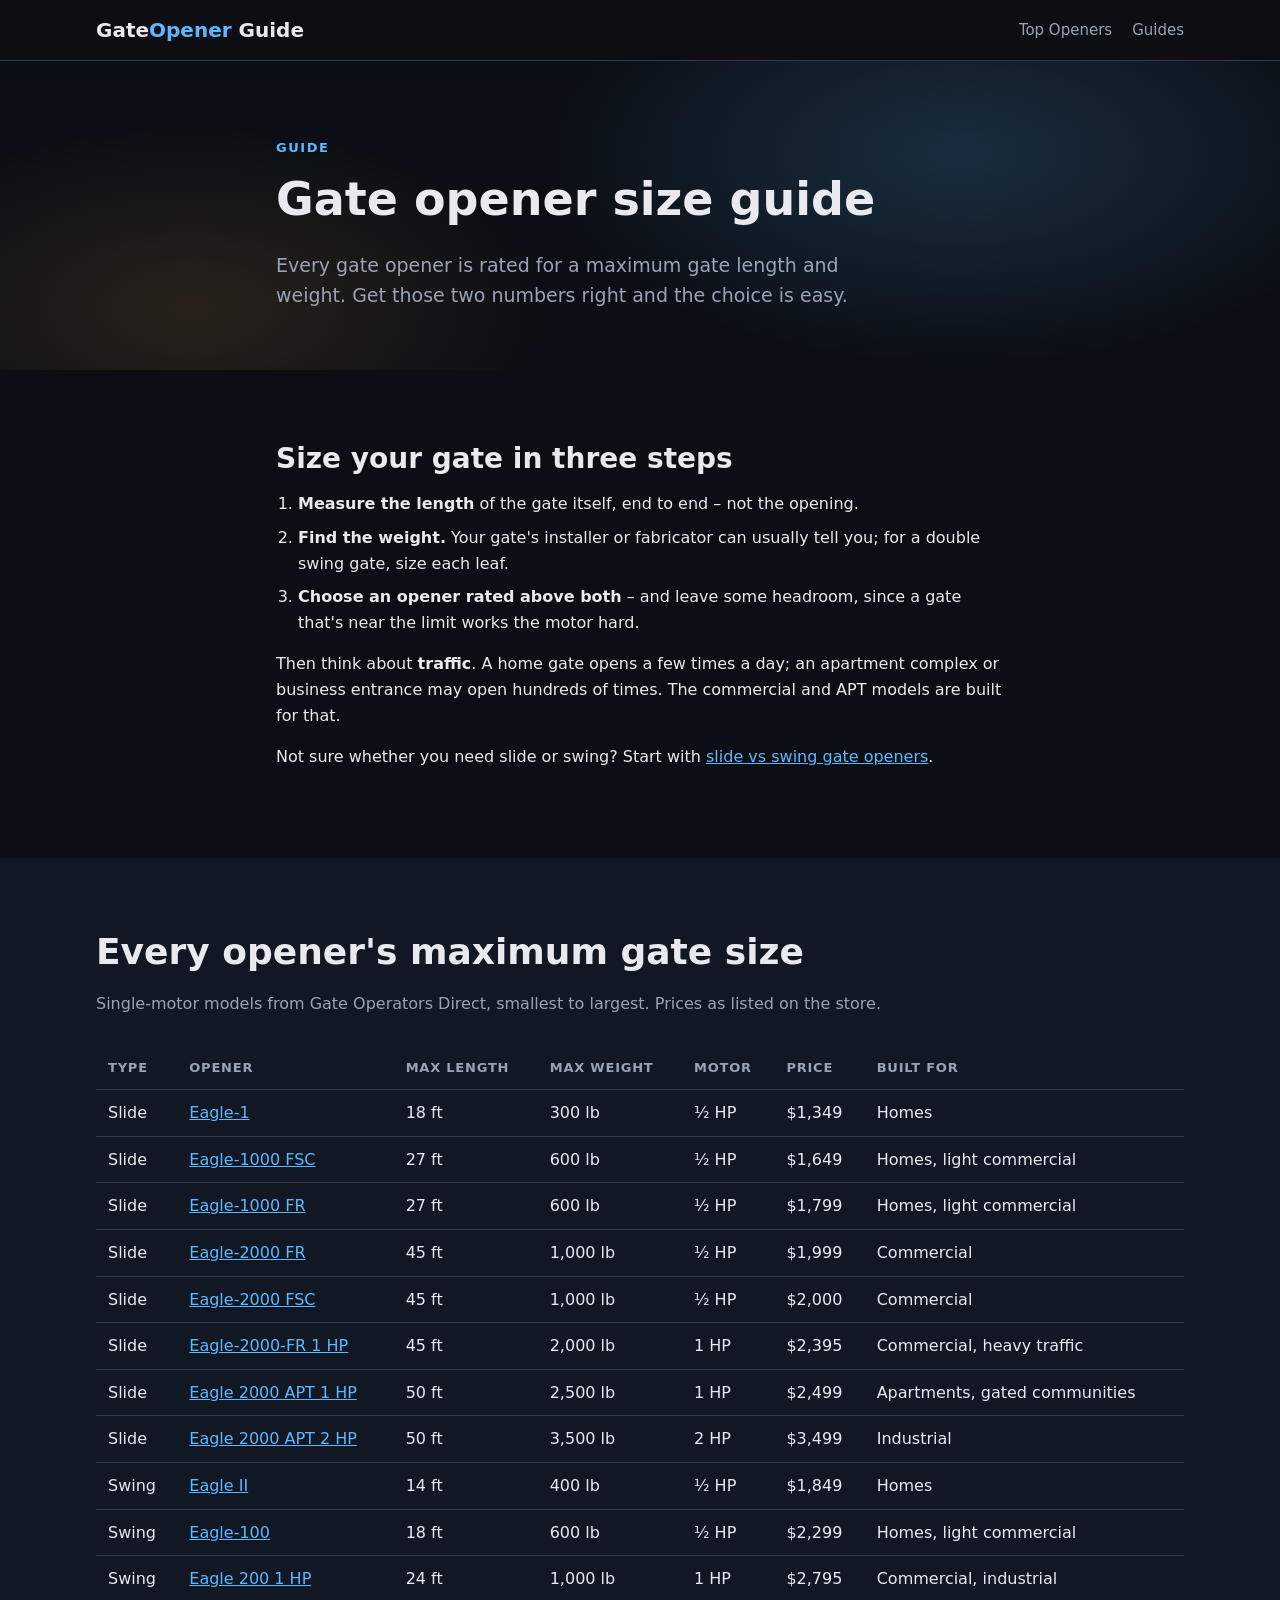
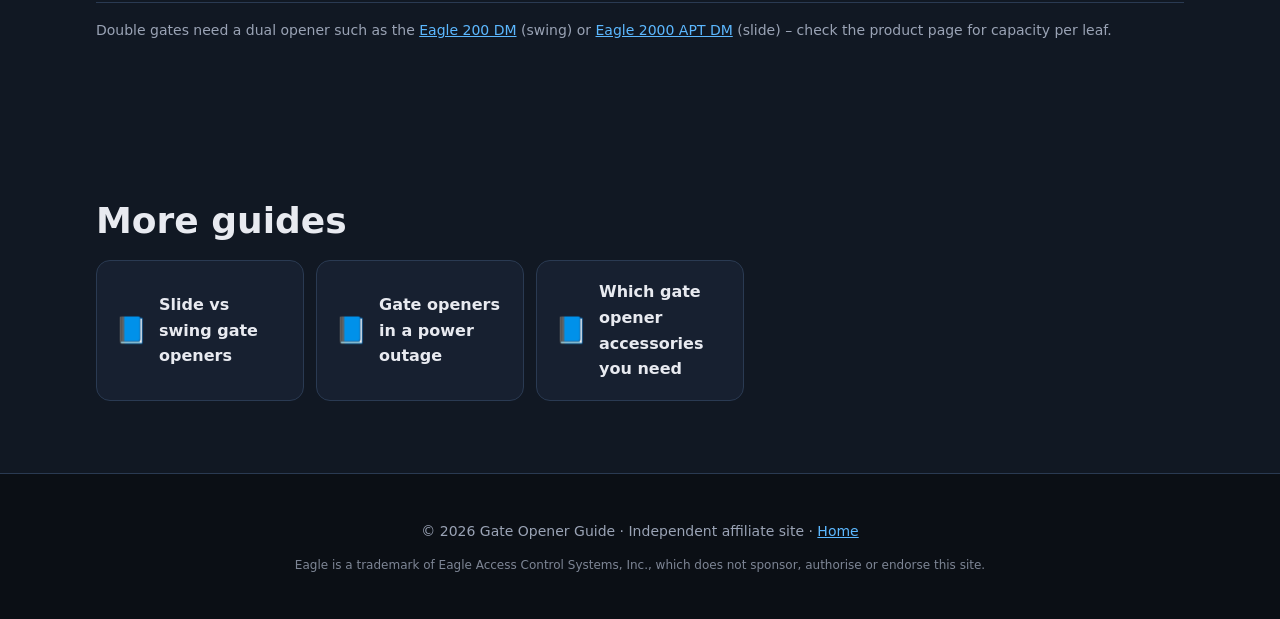
<file: gate-opener-size-guide.html>
<!doctype html>
<html lang="en">
<head>
  <meta charset="utf-8">
  <meta name="viewport" content="width=device-width, initial-scale=1">
  <title>Gate Opener Size Guide: Match the Opener to Your Gate's Length and Weight – Gate Opener Guide</title>
  <meta name="description" content="How to size a gate opener: measure your gate's length and weight, then compare every Eagle slide and swing opener's maximum capacity in one table.">
  <link rel="stylesheet" href="styles.css">
  <link rel="canonical" href="https://www.gateopenerguide.com/gate-opener-size-guide.html">
  <meta property="og:url" content="https://www.gateopenerguide.com/gate-opener-size-guide.html">
</head>
<body>

<div class="disclosure-bar" id="disclosure-bar">
  Affiliate disclosure: we may earn a commission if you buy through links on this page, at no extra cost to you.
</div>

<header class="site-header">
  <div class="wrap header-inner">
    <a class="logo" href="index.html">Gate<span>Opener</span> Guide</a>
    <nav>
      <a href="index.html#picks">Top Openers</a>
      <a href="index.html#guides">Guides</a>
    </nav>
  </div>
</header>

<main id="top">
  <section class="hero guide-hero" id="intro">
    <div class="wrap narrow">
      <p class="eyebrow">Guide</p>
      <h1>Gate opener size guide</h1>
      <p class="lead">Every gate opener is rated for a maximum gate length and weight. Get those two numbers right and the choice is easy.</p>
    </div>
  </section>

  <section class="section" id="size-steps">
    <div class="wrap narrow article">
      <h2>Size your gate in three steps</h2>
      <ol>
        <li><strong>Measure the length</strong> of the gate itself, end to end – not the opening.</li>
        <li><strong>Find the weight.</strong> Your gate's installer or fabricator can usually tell you; for a
        double swing gate, size each leaf.</li>
        <li><strong>Choose an opener rated above both</strong> – and leave some headroom, since a gate that's near the
        limit works the motor hard.</li>
      </ol>
      <p>Then think about <strong>traffic</strong>. A home gate opens a few times a day; an apartment complex or
      business entrance may open hundreds of times. The commercial and APT models are built for that.</p>
      <p>Not sure whether you need slide or swing? Start with <a href="slide-vs-swing-gate-openers.html">slide vs
      swing gate openers</a>.</p>
    </div>
  </section>

  <section class="section alt" id="size-table">
    <div class="wrap">
      <h2>Every opener's maximum gate size</h2>
      <p class="section-lead">Single-motor models from Gate Operators Direct, smallest to largest. Prices as listed on
      the store.</p>
      <div class="table-scroll">
      <table class="spec-table">
        <thead><tr><th>Type</th><th>Opener</th><th>Max length</th><th>Max weight</th><th>Motor</th><th>Price</th><th>Built for</th></tr></thead>
        <tbody>
          <tr><td>Slide</td><td><a data-aff href="https://gateoperatorsdirectusa.com/products/eagle-i-1-2-hp-slide-gate-operator-with-remote-and-receiver-fsc-crank-open">Eagle-1</a></td><td>18 ft</td><td>300 lb</td><td>½ HP</td><td>$1,349</td><td>Homes</td></tr>
          <tr><td>Slide</td><td><a data-aff href="https://gateoperatorsdirectusa.com/products/eagle-1000-fsc-1-2-hp-sliding-gate-motor-operator-system">Eagle-1000 FSC</a></td><td>27 ft</td><td>600 lb</td><td>½ HP</td><td>$1,649</td><td>Homes, light commercial</td></tr>
          <tr><td>Slide</td><td><a data-aff href="https://gateoperatorsdirectusa.com/products/eagle-1000-fr-1-2-hp-slide-gate-operator-motor-for-residential-access-control-entrance">Eagle-1000 FR</a></td><td>27 ft</td><td>600 lb</td><td>½ HP</td><td>$1,799</td><td>Homes, light commercial</td></tr>
          <tr><td>Slide</td><td><a data-aff href="https://gateoperatorsdirectusa.com/products/eagle-2000-fr-slide-gate-operator">Eagle-2000 FR</a></td><td>45 ft</td><td>1,000 lb</td><td>½ HP</td><td>$1,999</td><td>Commercial</td></tr>
          <tr><td>Slide</td><td><a data-aff href="https://gateoperatorsdirectusa.com/products/eagle-2000-fsc-gate-operator">Eagle-2000 FSC</a></td><td>45 ft</td><td>1,000 lb</td><td>½ HP</td><td>$2,000</td><td>Commercial</td></tr>
          <tr><td>Slide</td><td><a data-aff href="https://gateoperatorsdirectusa.com/products/eagle-2000-fr-1hp-slide-gate-operator-45-2000-lbs-with-2-remotes-receiver-and-eg111-monitored-photo-eye">Eagle-2000-FR 1 HP</a></td><td>45 ft</td><td>2,000 lb</td><td>1 HP</td><td>$2,395</td><td>Commercial, heavy traffic</td></tr>
          <tr><td>Slide</td><td><a data-aff href="https://gateoperatorsdirectusa.com/products/eagle-2000-apt-1hp-fail-secure-slide-gate-operator-crank-to-open">Eagle 2000 APT 1 HP</a></td><td>50 ft</td><td>2,500 lb</td><td>1 HP</td><td>$2,499</td><td>Apartments, gated communities</td></tr>
          <tr><td>Slide</td><td><a data-aff href="https://gateoperatorsdirectusa.com/products/eagle-2000-apt-1-5hp-fail-secure">Eagle 2000 APT 2 HP</a></td><td>50 ft</td><td>3,500 lb</td><td>2 HP</td><td>$3,499</td><td>Industrial</td></tr>
          <tr><td>Swing</td><td><a data-aff href="https://gateoperatorsdirectusa.com/products/eagle-ii-residential-swing-gate-operator">Eagle II</a></td><td>14 ft</td><td>400 lb</td><td>½ HP</td><td>$1,849</td><td>Homes</td></tr>
          <tr><td>Swing</td><td><a data-aff href="https://gateoperatorsdirectusa.com/products/eagle-100-residential-light-commercial-swing-gate-operators">Eagle-100</a></td><td>18 ft</td><td>600 lb</td><td>½ HP</td><td>$2,299</td><td>Homes, light commercial</td></tr>
          <tr><td>Swing</td><td><a data-aff href="https://gateoperatorsdirectusa.com/products/commercial-swing-gate-opener-eagle-200-gate-operator-system-for-large-gates-24-feet-or-1000lbs-industrial-heavy-duty-gates-1-horsepower-automatic-arm-gate-system-kit">Eagle 200 1 HP</a></td><td>24 ft</td><td>1,000 lb</td><td>1 HP</td><td>$2,795</td><td>Commercial, industrial</td></tr>
        </tbody>
      </table>
      </div>
      <p class="fine-note">Double gates need a dual opener such as the <a data-aff href="https://gateoperatorsdirectusa.com/products/eagle-200-dm-dual-0-5-hp-swing-gate-operator">Eagle 200 DM</a>
      (swing) or <a data-aff href="https://gateoperatorsdirectusa.com/products/eagle-2000-apt-dm">Eagle 2000 APT DM</a> (slide) – check the product page for capacity per leaf.</p>
    </div>
  </section>

  <section class="section alt" id="more-guides">
    <div class="wrap">
      <h2>More guides</h2>
      <div class="cat-grid">
        <a class="cat" href="slide-vs-swing-gate-openers.html"><span class="cat-icon">📘</span>Slide vs swing gate openers</a>
        <a class="cat" href="gate-opener-power-outage.html"><span class="cat-icon">📘</span>Gate openers in a power outage</a>
        <a class="cat" href="gate-opener-accessories.html"><span class="cat-icon">📘</span>Which gate opener accessories you need</a>
      </div>
    </div>
  </section>

</main>

<footer class="site-footer">
  <div class="wrap">
    <p>© <span id="year">2026</span> Gate Opener Guide · Independent affiliate site · <a href="index.html">Home</a></p>
    <p class="fine">Eagle is a trademark of Eagle Access Control Systems, Inc., which does not sponsor, authorise or endorse this site.</p>
  </div>
</footer>

<script src="config.js"></script>
<script src="affiliate.js"></script>
<script>
  document.getElementById("year").textContent = new Date().getFullYear();

  // Hide the disclosure bar on the first scroll, without making the page jump.
  var bar = document.getElementById("disclosure-bar");
  function hideBar() {
    if (window.scrollY <= 0) return;
    var h = bar.offsetHeight;
    bar.remove();
    window.scrollBy(0, -h);
    window.removeEventListener("scroll", hideBar);
  }
  window.addEventListener("scroll", hideBar, { passive: true });
</script>
</body>
</html>
</file>
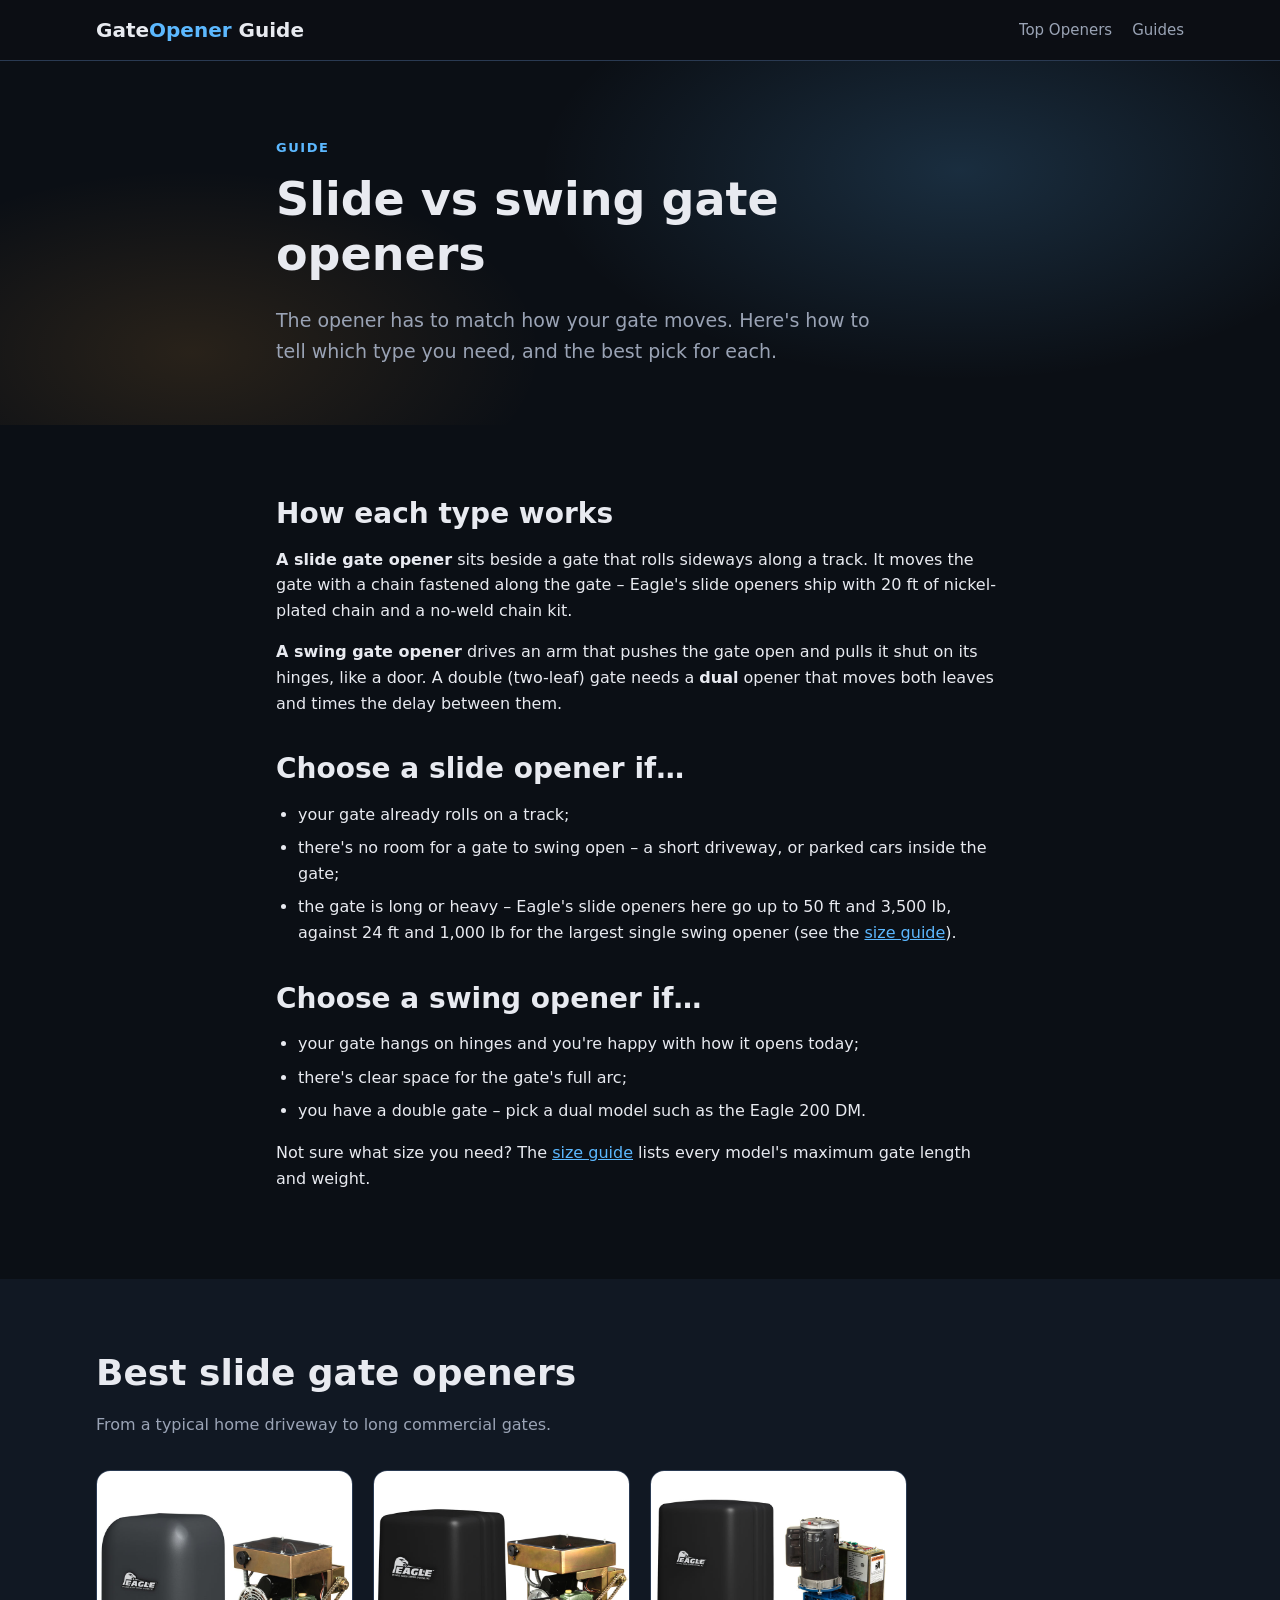
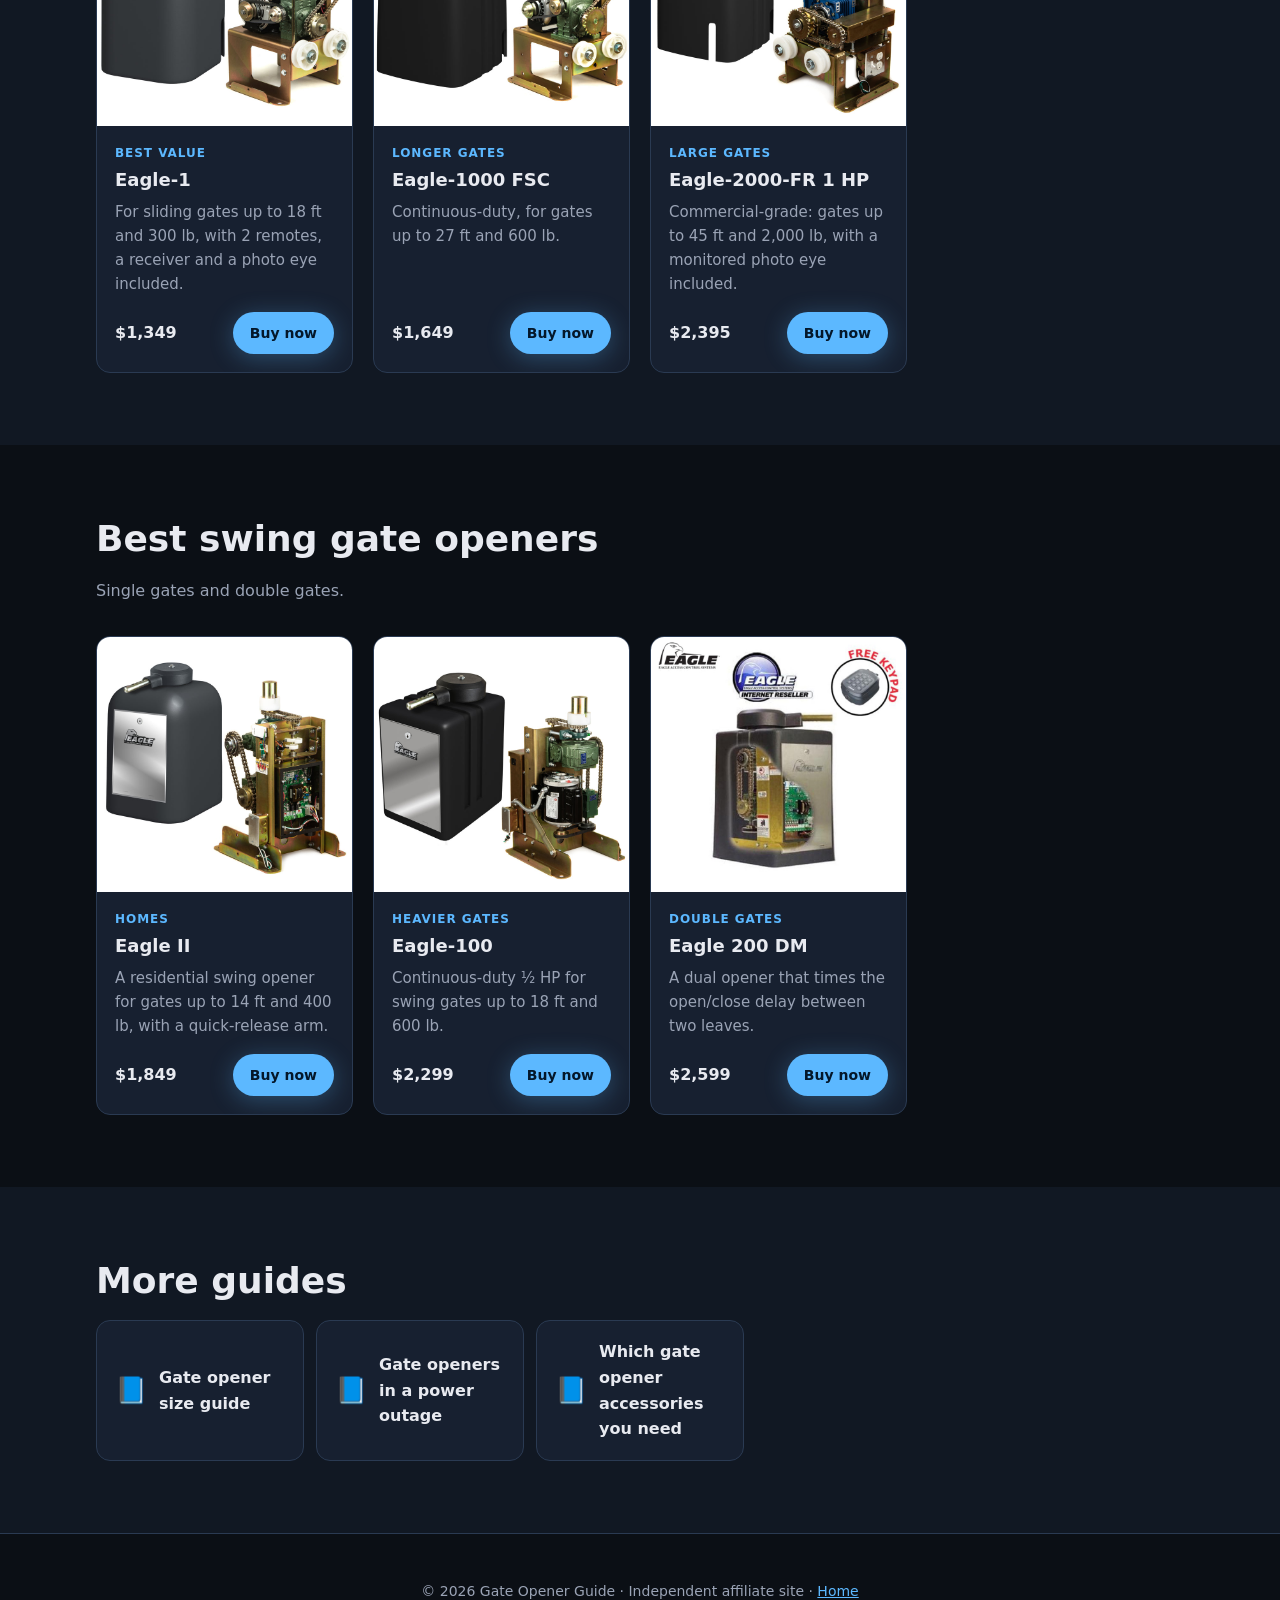
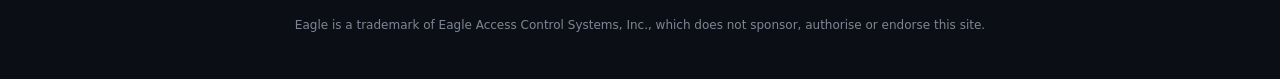
<file: slide-vs-swing-gate-openers.html>
<!doctype html>
<html lang="en">
<head>
  <meta charset="utf-8">
  <meta name="viewport" content="width=device-width, initial-scale=1">
  <title>Slide vs Swing Gate Openers: Which One Fits Your Gate? – Gate Opener Guide</title>
  <meta name="description" content="Slide or swing gate opener? How each works, which gates suit which, and the best Eagle opener for each type and size.">
  <link rel="stylesheet" href="styles.css">
  <link rel="canonical" href="https://www.gateopenerguide.com/slide-vs-swing-gate-openers.html">
  <meta property="og:url" content="https://www.gateopenerguide.com/slide-vs-swing-gate-openers.html">
</head>
<body>

<div class="disclosure-bar" id="disclosure-bar">
  Affiliate disclosure: we may earn a commission if you buy through links on this page, at no extra cost to you.
</div>

<header class="site-header">
  <div class="wrap header-inner">
    <a class="logo" href="index.html">Gate<span>Opener</span> Guide</a>
    <nav>
      <a href="index.html#picks">Top Openers</a>
      <a href="index.html#guides">Guides</a>
    </nav>
  </div>
</header>

<main id="top">
  <section class="hero guide-hero" id="intro">
    <div class="wrap narrow">
      <p class="eyebrow">Guide</p>
      <h1>Slide vs swing gate openers</h1>
      <p class="lead">The opener has to match how your gate moves. Here's how to tell which type you need, and the best pick for each.</p>
    </div>
  </section>

  <section class="section" id="svs-explained">
    <div class="wrap narrow article">
      <h2>How each type works</h2>
      <p><strong>A slide gate opener</strong> sits beside a gate that rolls sideways along a track. It moves the gate
      with a chain fastened along the gate – Eagle's slide openers ship with 20 ft of nickel-plated chain and a
      no-weld chain kit.</p>
      <p><strong>A swing gate opener</strong> drives an arm that pushes the gate open and pulls it shut on its hinges,
      like a door. A double (two-leaf) gate needs a <strong>dual</strong> opener that moves both leaves and times the
      delay between them.</p>

      <h2>Choose a slide opener if…</h2>
      <ul>
        <li>your gate already rolls on a track;</li>
        <li>there's no room for a gate to swing open – a short driveway, or parked cars inside the gate;</li>
        <li>the gate is long or heavy – Eagle's slide openers here go up to 50 ft and 3,500 lb, against 24 ft and
        1,000 lb for the largest single swing opener (see the <a href="gate-opener-size-guide.html">size guide</a>).</li>
      </ul>

      <h2>Choose a swing opener if…</h2>
      <ul>
        <li>your gate hangs on hinges and you're happy with how it opens today;</li>
        <li>there's clear space for the gate's full arc;</li>
        <li>you have a double gate – pick a dual model such as the Eagle 200 DM.</li>
      </ul>
      <p>Not sure what size you need? The <a href="gate-opener-size-guide.html">size guide</a> lists every model's
      maximum gate length and weight.</p>
    </div>
  </section>
  <section class="section alt" id="svs-slide">
    <div class="wrap">
      <h2>Best slide gate openers</h2>
      <p class="section-lead">From a typical home driveway to long commercial gates.</p>
      <div class="card-grid">
        <article class="card">
          <a class="card-img-link" data-aff href="https://gateoperatorsdirectusa.com/products/eagle-i-1-2-hp-slide-gate-operator-with-remote-and-receiver-fsc-crank-open" tabindex="-1"><img class="card-img" src="images/eagle-i-1-2-hp-slide-gate-operator-with-remote-and-receiver.jpg" alt="Eagle-1" width="800" height="800" loading="lazy"></a>
          <div class="card-body">
            <span class="tag">Best value</span>
            <h3>Eagle-1</h3>
            <p>For sliding gates up to 18 ft and 300 lb, with 2 remotes, a receiver and a photo eye included.</p>
            <div class="card-foot">
              <span class="price">$1,349</span>
              <a class="btn btn-primary btn-sm" data-aff href="https://gateoperatorsdirectusa.com/products/eagle-i-1-2-hp-slide-gate-operator-with-remote-and-receiver-fsc-crank-open">Buy now</a>
            </div>
          </div>
        </article>
        <article class="card">
          <a class="card-img-link" data-aff href="https://gateoperatorsdirectusa.com/products/eagle-1000-fsc-1-2-hp-sliding-gate-motor-operator-system" tabindex="-1"><img class="card-img" src="images/eagle-1000-fsc-1-2-hp-sliding-gate-motor-operator-system.jpg" alt="Eagle-1000 FSC" width="800" height="800" loading="lazy"></a>
          <div class="card-body">
            <span class="tag">Longer gates</span>
            <h3>Eagle-1000 FSC</h3>
            <p>Continuous-duty, for gates up to 27 ft and 600 lb.</p>
            <div class="card-foot">
              <span class="price">$1,649</span>
              <a class="btn btn-primary btn-sm" data-aff href="https://gateoperatorsdirectusa.com/products/eagle-1000-fsc-1-2-hp-sliding-gate-motor-operator-system">Buy now</a>
            </div>
          </div>
        </article>
        <article class="card">
          <a class="card-img-link" data-aff href="https://gateoperatorsdirectusa.com/products/eagle-2000-fr-1hp-slide-gate-operator-45-2000-lbs-with-2-remotes-receiver-and-eg111-monitored-photo-eye" tabindex="-1"><img class="card-img" src="images/eagle-2000-fr-1hp-slide-gate-operator-45-2000-lbs-with-2-rem.jpg" alt="Eagle-2000-FR 1 HP" width="800" height="800" loading="lazy"></a>
          <div class="card-body">
            <span class="tag">Large gates</span>
            <h3>Eagle-2000-FR 1 HP</h3>
            <p>Commercial-grade: gates up to 45 ft and 2,000 lb, with a monitored photo eye included.</p>
            <div class="card-foot">
              <span class="price">$2,395</span>
              <a class="btn btn-primary btn-sm" data-aff href="https://gateoperatorsdirectusa.com/products/eagle-2000-fr-1hp-slide-gate-operator-45-2000-lbs-with-2-remotes-receiver-and-eg111-monitored-photo-eye">Buy now</a>
            </div>
          </div>
        </article>
      </div>
    </div>
  </section>
  <section class="section" id="svs-swing">
    <div class="wrap">
      <h2>Best swing gate openers</h2>
      <p class="section-lead">Single gates and double gates.</p>
      <div class="card-grid">
        <article class="card">
          <a class="card-img-link" data-aff href="https://gateoperatorsdirectusa.com/products/eagle-ii-residential-swing-gate-operator" tabindex="-1"><img class="card-img" src="images/eagle-ii-residential-swing-gate-operator.jpg" alt="Eagle II" width="800" height="800" loading="lazy"></a>
          <div class="card-body">
            <span class="tag">Homes</span>
            <h3>Eagle II</h3>
            <p>A residential swing opener for gates up to 14 ft and 400 lb, with a quick-release arm.</p>
            <div class="card-foot">
              <span class="price">$1,849</span>
              <a class="btn btn-primary btn-sm" data-aff href="https://gateoperatorsdirectusa.com/products/eagle-ii-residential-swing-gate-operator">Buy now</a>
            </div>
          </div>
        </article>
        <article class="card">
          <a class="card-img-link" data-aff href="https://gateoperatorsdirectusa.com/products/eagle-100-residential-light-commercial-swing-gate-operators" tabindex="-1"><img class="card-img" src="images/eagle-100-residential-light-commercial-swing-gate-operators.jpg" alt="Eagle-100" width="800" height="800" loading="lazy"></a>
          <div class="card-body">
            <span class="tag">Heavier gates</span>
            <h3>Eagle-100</h3>
            <p>Continuous-duty ½ HP for swing gates up to 18 ft and 600 lb.</p>
            <div class="card-foot">
              <span class="price">$2,299</span>
              <a class="btn btn-primary btn-sm" data-aff href="https://gateoperatorsdirectusa.com/products/eagle-100-residential-light-commercial-swing-gate-operators">Buy now</a>
            </div>
          </div>
        </article>
        <article class="card">
          <a class="card-img-link" data-aff href="https://gateoperatorsdirectusa.com/products/eagle-200-dm-dual-0-5-hp-swing-gate-operator" tabindex="-1"><img class="card-img" src="images/eagle-200-dm-dual-0-5-hp-swing-gate-operator.jpg" alt="Eagle 200 DM" width="800" height="800" loading="lazy"></a>
          <div class="card-body">
            <span class="tag">Double gates</span>
            <h3>Eagle 200 DM</h3>
            <p>A dual opener that times the open/close delay between two leaves.</p>
            <div class="card-foot">
              <span class="price">$2,599</span>
              <a class="btn btn-primary btn-sm" data-aff href="https://gateoperatorsdirectusa.com/products/eagle-200-dm-dual-0-5-hp-swing-gate-operator">Buy now</a>
            </div>
          </div>
        </article>
      </div>
    </div>
  </section>

  <section class="section alt" id="more-guides">
    <div class="wrap">
      <h2>More guides</h2>
      <div class="cat-grid">
        <a class="cat" href="gate-opener-size-guide.html"><span class="cat-icon">📘</span>Gate opener size guide</a>
        <a class="cat" href="gate-opener-power-outage.html"><span class="cat-icon">📘</span>Gate openers in a power outage</a>
        <a class="cat" href="gate-opener-accessories.html"><span class="cat-icon">📘</span>Which gate opener accessories you need</a>
      </div>
    </div>
  </section>

</main>

<footer class="site-footer">
  <div class="wrap">
    <p>© <span id="year">2026</span> Gate Opener Guide · Independent affiliate site · <a href="index.html">Home</a></p>
    <p class="fine">Eagle is a trademark of Eagle Access Control Systems, Inc., which does not sponsor, authorise or endorse this site.</p>
  </div>
</footer>

<script src="config.js"></script>
<script src="affiliate.js"></script>
<script>
  document.getElementById("year").textContent = new Date().getFullYear();

  // Hide the disclosure bar on the first scroll, without making the page jump.
  var bar = document.getElementById("disclosure-bar");
  function hideBar() {
    if (window.scrollY <= 0) return;
    var h = bar.offsetHeight;
    bar.remove();
    window.scrollBy(0, -h);
    window.removeEventListener("scroll", hideBar);
  }
  window.addEventListener("scroll", hideBar, { passive: true });
</script>
</body>
</html>
</file>
<file: styles.css>
:root {
  --bg: #0b0f15;
  --bg-alt: #111823;
  --card: #172030;
  --border: #2a3a52;
  --text: #e8eaf0;
  --muted: #9aa3b5;
  --accent: #5cb8ff;
  --accent-ink: #04172a;
  --accent-rgb: 92, 184, 255;   /* same colour as --accent, as r, g, b for glows */
  --glow2-rgb: 255, 170, 60;  /* second hero glow */
  --radius: 14px;
}

* { box-sizing: border-box; }
html { scroll-behavior: smooth; }
body {
  margin: 0;
  background: var(--bg);
  color: var(--text);
  font: 16px/1.6 system-ui, -apple-system, "Segoe UI", Roboto, sans-serif;
}
a { color: var(--accent); }
h1, h2, h3 { line-height: 1.2; margin: 0 0 .5em; }

.wrap { max-width: 1120px; margin: 0 auto; padding: 0 16px; }
.wrap.narrow { max-width: 760px; }
.center { text-align: center; margin-top: 32px; }

/* Disclosure + header */
.disclosure-bar {
  background: #222838; color: var(--muted);
  font-size: 13px; text-align: center; padding: 6px 16px;
}
.site-header {
  position: sticky; top: 0; z-index: 10;
  background: rgba(13, 15, 20, .9); backdrop-filter: blur(8px);
  border-bottom: 1px solid var(--border);
}
.header-inner { display: flex; align-items: center; justify-content: space-between; height: 60px; gap: 16px; }
.logo { color: var(--text); text-decoration: none; font-weight: 800; font-size: 20px; white-space: nowrap; }
.logo span { color: var(--accent); }
nav { display: flex; gap: 20px; overflow-x: auto; }
nav a { color: var(--muted); text-decoration: none; font-size: 15px; white-space: nowrap; }
nav a:hover { color: var(--text); }

/* Hero */
.hero {
  padding: 96px 0 80px;
  background:
    radial-gradient(600px 300px at 75% 30%, rgba(var(--accent-rgb), .18), transparent 70%),
    radial-gradient(500px 260px at 15% 80%, rgba(var(--glow2-rgb), .12), transparent 70%);
}
.eyebrow { color: var(--accent); text-transform: uppercase; letter-spacing: .12em; font-size: 13px; font-weight: 700; }
.hero h1 { font-size: clamp(34px, 6vw, 60px); }
.glow { color: var(--accent); text-shadow: 0 0 28px rgba(var(--accent-rgb), .55); }
.lead { font-size: 19px; color: var(--muted); max-width: 620px; }
.cta-row { display: flex; flex-wrap: wrap; gap: 12px; margin: 28px 0; }
.perks { list-style: none; padding: 0; margin: 0; display: flex; flex-wrap: wrap; gap: 10px 24px; color: var(--muted); font-size: 15px; }
.perks li::before { content: "✓ "; color: var(--accent); font-weight: 700; }

/* Buttons */
.btn {
  display: inline-block; text-decoration: none; font-weight: 700;
  padding: 13px 22px; border-radius: 999px; border: 1px solid transparent;
  transition: transform .15s, box-shadow .15s;
}
.btn:hover { transform: translateY(-1px); }
.btn-primary { background: var(--accent); color: var(--accent-ink); box-shadow: 0 4px 24px rgba(var(--accent-rgb), .3); }
.btn-primary:hover { box-shadow: 0 6px 32px rgba(var(--accent-rgb), .5); }
.btn-ghost { color: var(--text); border-color: var(--border); }
.btn-ghost:hover { border-color: var(--accent); }
.btn-sm { padding: 9px 16px; font-size: 14px; }

/* Sections */
.section { padding: 72px 0; }
.section.alt { background: var(--bg-alt); }
.section h2 { font-size: clamp(26px, 4vw, 36px); }
.section-lead { color: var(--muted); margin: 0 0 32px; }

/* Categories */
.cat-grid { display: grid; grid-template-columns: repeat(auto-fill, minmax(200px, 1fr)); gap: 12px; }
.cat {
  display: flex; align-items: center; gap: 12px;
  background: var(--card); border: 1px solid var(--border); border-radius: var(--radius);
  padding: 18px; color: var(--text); text-decoration: none; font-weight: 600;
  transition: border-color .15s;
}
.cat:hover { border-color: var(--accent); }
.cat-icon { font-size: 26px; }

/* Product cards */
.card-grid { display: grid; grid-template-columns: repeat(auto-fill, minmax(250px, 1fr)); gap: 20px; }
.card {
  display: flex; flex-direction: column;
  background: var(--card); border: 1px solid var(--border); border-radius: var(--radius); overflow: hidden;
}
.card-img-link { display: block; background: #fff; overflow: hidden; }
.card-img {
  display: block; width: 100%; height: auto; aspect-ratio: 1;
  object-fit: cover; transition: transform .25s;
}
.card:hover .card-img { transform: scale(1.03); }
.card-body { padding: 18px; display: flex; flex-direction: column; flex: 1; }
.card-body h3 { font-size: 18px; }
.card-body p { color: var(--muted); font-size: 15px; margin: 0 0 16px; }
.tag { font-size: 12px; text-transform: uppercase; letter-spacing: .08em; color: var(--accent); font-weight: 700; margin-bottom: 6px; }
.card-foot { margin-top: auto; display: flex; align-items: center; justify-content: space-between; gap: 12px; }
.price { font-weight: 700; }

/* FAQ */
details { border-bottom: 1px solid var(--border); padding: 16px 0; }
summary { cursor: pointer; font-weight: 600; font-size: 17px; }
details p { color: var(--muted); margin: 10px 0 0; }

/* Footer */
.site-footer { border-top: 1px solid var(--border); padding: 32px 0; color: var(--muted); font-size: 14px; text-align: center; }
.site-footer .fine { font-size: 12px; opacity: .8; }

@media (max-width: 640px) {
  nav { display: none; }
  .hero { padding: 64px 0 56px; }
  .section { padding: 56px 0; }
}

/* Guide pages */
.guide-hero { padding: 64px 0 40px; }
.guide-hero h1 { font-size: clamp(30px, 5vw, 46px); }
.article h2 { font-size: clamp(22px, 3vw, 28px); margin-top: 36px; }
.article h2:first-child { margin-top: 0; }
.article p, .article li { color: var(--text); }
.article ul, .article ol { padding-left: 22px; }
.article li { margin-bottom: 8px; }
.article a, .fine-note a, .spec-table a { color: var(--accent); }
.table-scroll { overflow-x: auto; -webkit-overflow-scrolling: touch; }
.spec-table { width: 100%; border-collapse: collapse; min-width: 640px; }
.spec-table th, .spec-table td { text-align: left; padding: 10px 12px; border-bottom: 1px solid var(--border); white-space: nowrap; }
.spec-table th { color: var(--muted); font-size: 13px; text-transform: uppercase; letter-spacing: .06em; }
.spec-table tbody tr:hover { background: var(--card); }
.fine-note { color: var(--muted); font-size: 14px; margin-top: 16px; }
</file>
